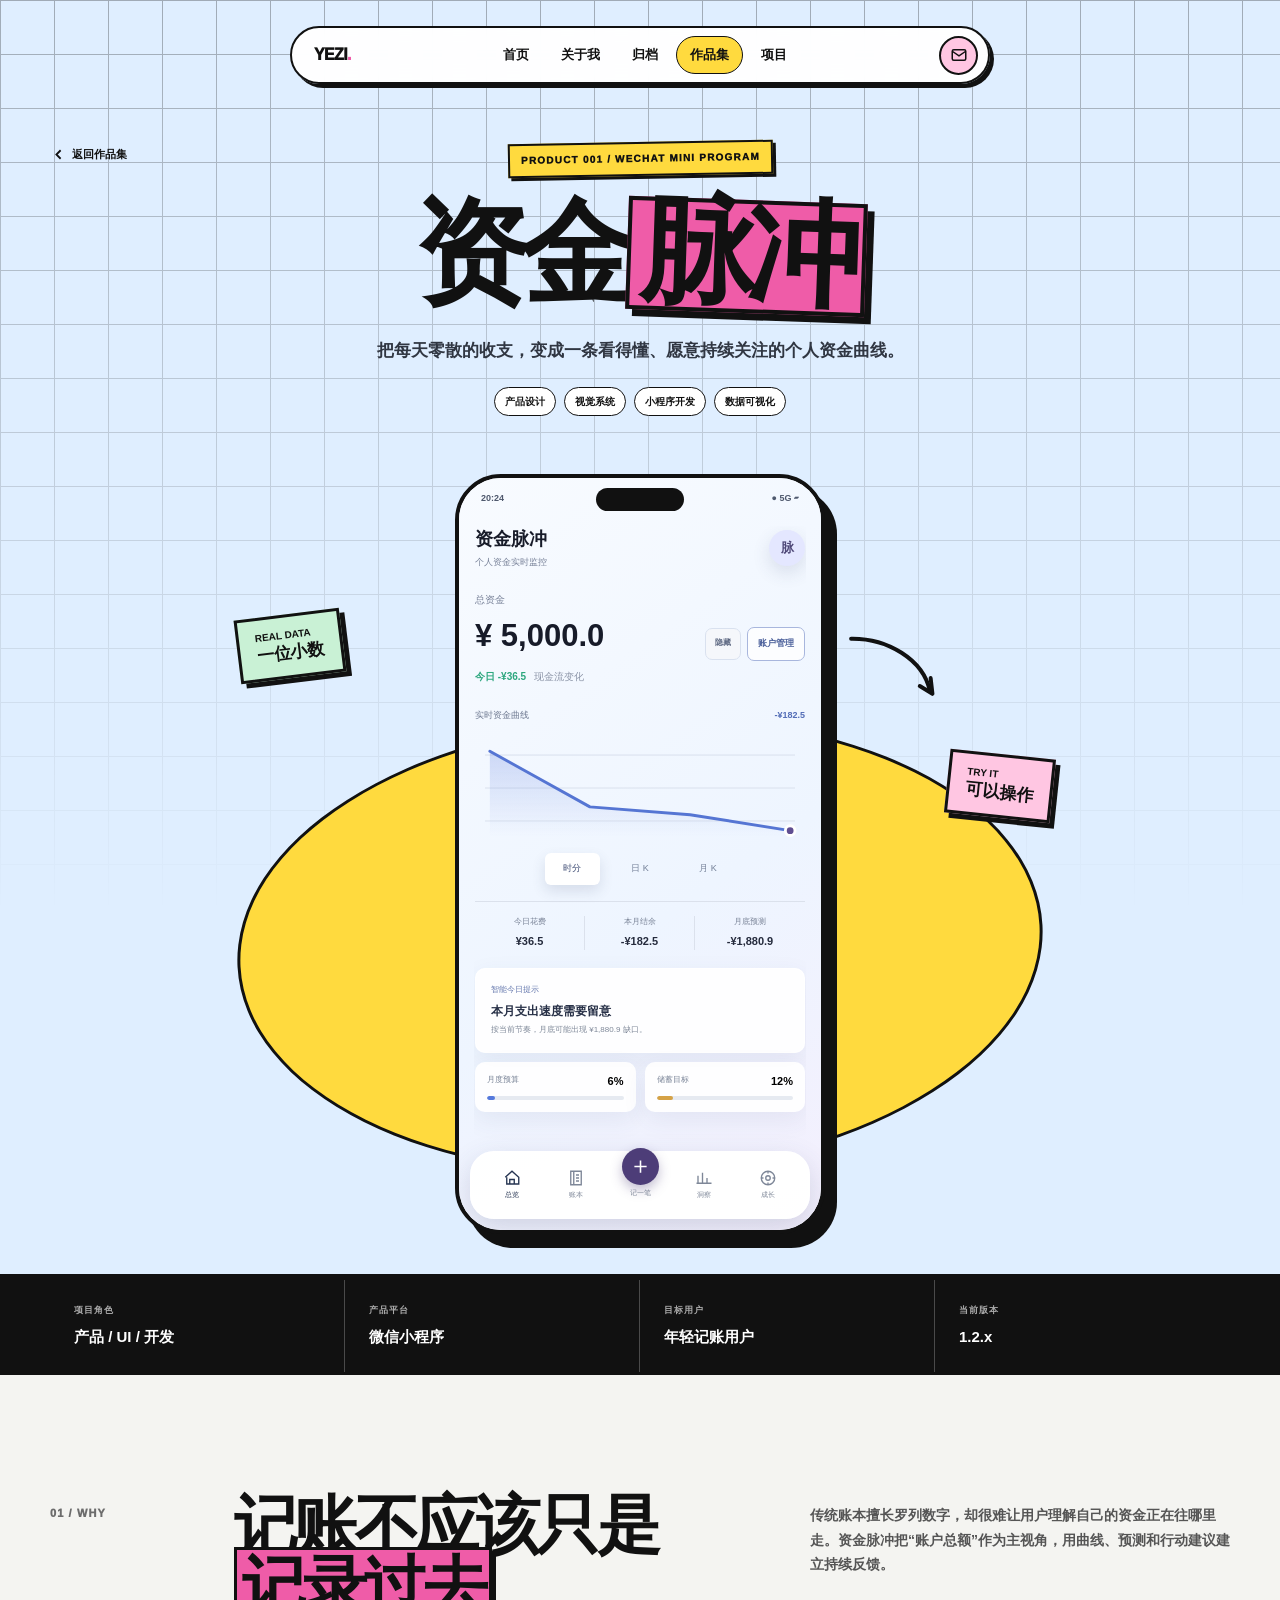
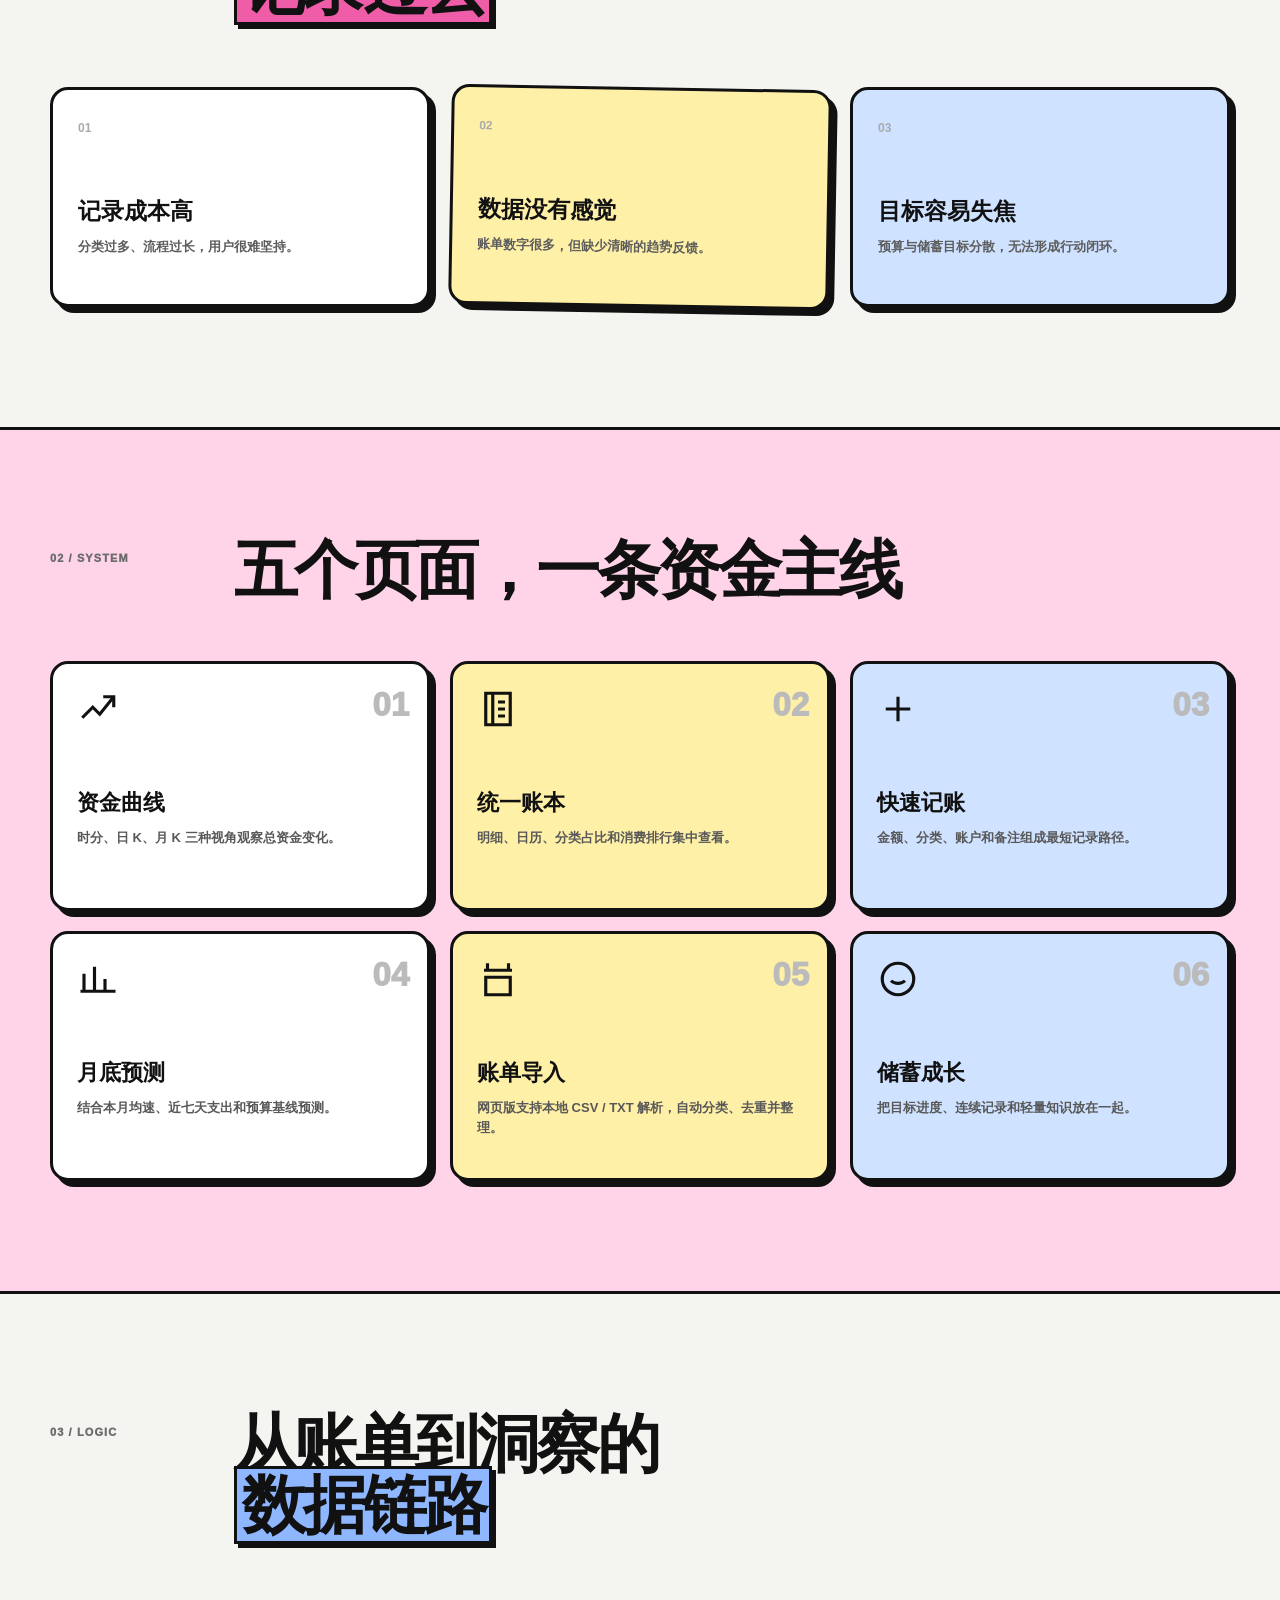
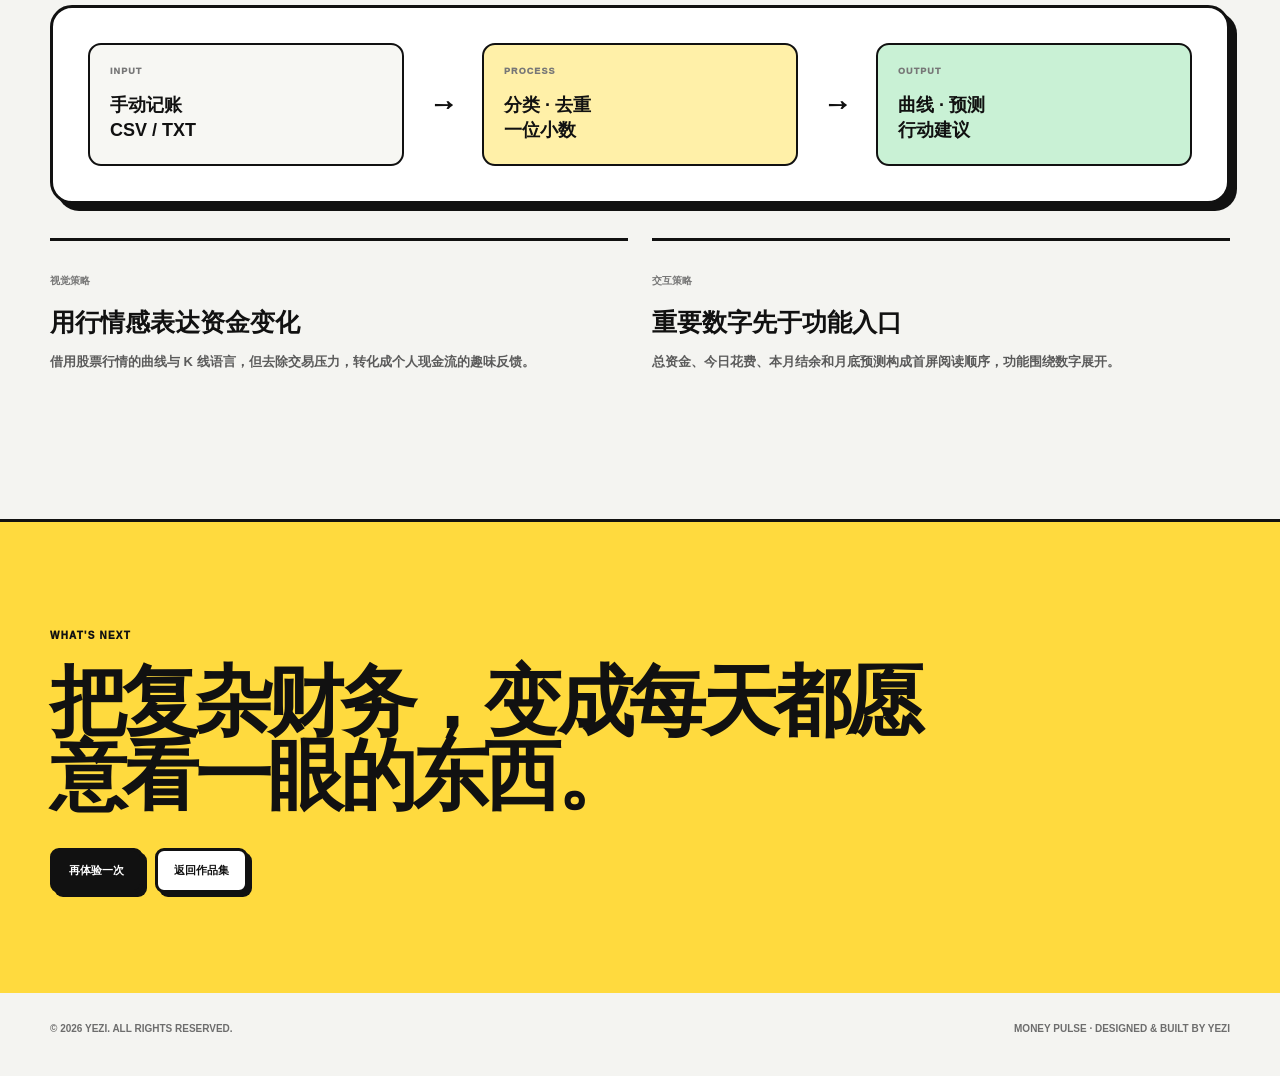
<file: money-pulse.html>
<!doctype html>
<link rel="stylesheet" href="original-sections.css?v=4">
<link rel="stylesheet" href="parity.css?v=4">
<html lang="zh-CN">
<head>
  <meta charset="UTF-8">
  <meta name="viewport" content="width=device-width,initial-scale=1">
  <meta name="description" content="资金脉冲微信小程序产品设计与交互案例">
  <title>资金脉冲 · YEZI 作品集</title>
  <link rel="stylesheet" href="subpages.css">
  <link rel="stylesheet" href="money-pulse.css">
</head>
<body class="money-case">
  <div class="nav-wrap">
    <nav class="nav" aria-label="主导航">
      <a class="brand" href="index.html#home">YEZI<i>.</i></a>
      <button class="menu" type="button" aria-label="展开导航">☰</button>
      <div class="nav-links">
        <a class="nav-link" href="index.html#home">首页</a>
        <a class="nav-link" href="index.html#about">关于我</a>
        <a class="nav-link" href="archive.html">归档</a>
        <a class="nav-link active" href="works.html">作品集</a>
        <a class="nav-link" href="projects.html">项目</a>
      </div>
      <a class="nav-mail" href="mailto:hello@example.com" aria-label="给我发邮件"><svg viewBox="0 0 24 24" fill="none" stroke="currentColor" stroke-width="2"><rect x="3" y="5" width="18" height="14" rx="2"/><path d="m3 7 9 6 9-6"/></svg></a>
    </nav>
  </div>

  <main>
    <header class="case-hero">
      <div class="case-shell hero-copy reveal">
        <a class="back-link" href="works.html"><svg viewBox="0 0 24 24" fill="none" stroke="currentColor" stroke-width="2.5"><path d="m15 18-6-6 6-6"/></svg>返回作品集</a>
        <div class="case-kicker">PRODUCT 001 / WECHAT MINI PROGRAM</div>
        <h1>资金<span>脉冲</span></h1>
        <p>把每天零散的收支，变成一条看得懂、愿意持续关注的个人资金曲线。</p>
        <div class="case-tags"><span>产品设计</span><span>视觉系统</span><span>小程序开发</span><span>数据可视化</span></div>
      </div>

      <div class="demo-stage reveal">
        <div class="stage-note note-a">REAL DATA<br><strong>一位小数</strong></div>
        <div class="stage-note note-b">TRY IT<br><strong>可以操作</strong></div>
        <div class="stage-arrow" aria-hidden="true"><svg viewBox="0 0 120 80" fill="none"><path d="M8 20c35-8 75 5 88 35" stroke="#111" stroke-width="4" stroke-linecap="round"/><path d="m85 52 14 5-5-15" stroke="#111" stroke-width="4" stroke-linecap="round" stroke-linejoin="round"/></svg></div>

        <div class="demo-phone" id="moneyPulseDemo">
          <div class="phone-speaker"></div>
          <div class="phone-status"><span id="demoTime">20:26</span><span>● 5G ▰</span></div>
          <div class="phone-screen">
            <section class="demo-view active" data-view="home">
              <div class="app-head"><div><strong>资金脉冲</strong><small>个人资金实时监控</small></div><button class="round-action" type="button" data-demo-action="profile" aria-label="账户">脉</button></div>
              <div class="capital-head"><div><small>总资金</small><div class="capital-value" id="totalFunds">¥ 5,000.0</div></div><div class="capital-actions"><button class="privacy-button" type="button" data-demo-action="privacy" aria-label="隐藏金额">隐藏</button><button class="import-button" type="button" data-demo-action="accounts">账户管理</button></div></div>
              <div class="today-line"><strong id="todayDelta">今日 -¥36.5</strong><span>现金流变化</span></div>
              <div class="chart-label"><span>实时资金曲线</span><strong id="chartDelta">-¥36.5</strong></div>
              <svg class="capital-chart" viewBox="0 0 320 128" role="img" aria-label="资金变化曲线"><defs><linearGradient id="chartFill" x1="0" y1="0" x2="0" y2="1"><stop offset="0" stop-color="#6886df" stop-opacity=".28"/><stop offset="1" stop-color="#6886df" stop-opacity="0"/></linearGradient></defs><path class="chart-grid" d="M0 30H320M0 64H320M0 98H320"/><path id="chartArea" fill="url(#chartFill)"/><path id="chartLine" fill="none" stroke="#5575d3" stroke-width="3" stroke-linecap="round" stroke-linejoin="round"/><circle id="chartDot" r="5" fill="#604e91" stroke="#fff" stroke-width="3"/></svg>
              <div class="chart-tabs"><button class="active" type="button" data-chart-range="time">时分</button><button type="button" data-chart-range="day">日 K</button><button type="button" data-chart-range="month">月 K</button></div>
              <div class="hero-numbers"><div><span>今日花费</span><strong id="todayExpense">¥36.5</strong></div><div><span>本月结余</span><strong id="monthBalance">¥823.5</strong></div><div><span>月底预测</span><strong id="monthForecast">¥536.2</strong></div></div>
              <button class="app-panel insight-panel" type="button" data-view-target="insights"><small>智能今日提示</small><strong id="insightTitle">当前现金流保持稳定</strong><span id="insightCopy">月底仍有结余空间，继续保持当前节奏。</span></button>
              <div class="mini-metrics"><button class="app-panel" type="button" data-demo-action="budget"><span>月度预算</span><strong id="budgetRate">18%</strong><i><b id="budgetBar"></b></i></button><button class="app-panel" type="button" data-demo-action="goals"><span>储蓄目标</span><strong id="goalRate">12%</strong><i><b class="goal-bar"></b></i></button></div>
            </section>

            <section class="demo-view" data-view="ledger">
              <div class="view-title"><div><strong>账本</strong><small>每一笔变化都有迹可循</small></div><div class="view-actions"><button type="button" data-demo-action="bill-import" aria-label="导入账单"><svg viewBox="0 0 24 24"><path d="M6 2h9l4 4v16H6zM14 2v5h5M9 12h7M9 16h7"/></svg></button><button type="button" data-demo-action="reset" aria-label="恢复演示数据"><svg viewBox="0 0 24 24"><path d="M4 12a8 8 0 1 0 2-5.3M4 4v6h6"/></svg></button></div></div>
              <div class="ledger-summary app-panel"><div class="month-switch"><button type="button" data-month-shift="-1" aria-label="查看上个月">‹</button><strong id="ledgerMonth">2026年7月</strong><button type="button" data-month-shift="1" aria-label="查看下个月">›</button></div><div class="summary-grid"><div><small>收入</small><strong id="ledgerIncome">¥860.0</strong></div><div><small>支出</small><strong id="ledgerExpense">¥36.5</strong></div><div><small>结余</small><strong id="ledgerBalance">¥823.5</strong></div></div></div>
              <div class="ledger-visual app-panel"><div class="ledger-visual-head"><div><strong id="ledgerChartTitle">收支趋势</strong><small id="ledgerChartSubtitle">按天观察资金流动</small></div><div class="ledger-chart-tabs"><button class="active" type="button" data-ledger-chart="trend">趋势</button><button type="button" data-ledger-chart="category">构成</button></div></div><div id="ledgerChart" class="ledger-chart" aria-live="polite"></div></div>
              <div class="ledger-ranking"><div class="section-row"><strong>消费排行</strong><span>按金额排序</span></div><div id="ledgerRanking"></div></div>
              <div class="ledger-tabs"><button class="active" type="button" data-ledger-view="detail">明细</button><button type="button" data-ledger-view="calendar">日历</button></div>
              <label class="ledger-search"><svg viewBox="0 0 24 24"><circle cx="11" cy="11" r="7"/><path d="m20 20-4-4"/></svg><input id="ledgerSearch" type="search" placeholder="搜索分类、备注或账户" aria-label="搜索流水"></label>
              <div class="filter-pills"><button class="active" type="button" data-ledger-filter="all">全部</button><button type="button" data-ledger-filter="expense">支出</button><button type="button" data-ledger-filter="income">收入</button><button type="button" data-ledger-filter="transfer">转账</button><button class="category-filter-chip" id="categoryFilterChip" type="button" hidden></button></div>
              <div class="transaction-list" id="transactionList"></div>
            </section>

            <section class="demo-view" data-view="add">
              <div class="view-title"><div><strong>记一笔</strong><small>三秒完成一条记录</small></div></div>
              <div class="type-switch"><button class="active" type="button" data-type="expense"><svg viewBox="0 0 24 24" aria-hidden="true"><path d="M7 7h10v10M7 17 17 7"/></svg>支出</button><button type="button" data-type="income"><svg viewBox="0 0 24 24" aria-hidden="true"><path d="M17 17H7V7m10 0L7 17"/></svg>收入</button><button type="button" data-type="transfer"><svg viewBox="0 0 24 24" aria-hidden="true"><path d="m7 7-3 3 3 3M4 10h13m0 1 3 3-3 3m3-3H7"/></svg>转账</button></div>
              <label class="amount-entry"><span>金额</span><div><b>¥</b><input id="amountInput" type="number" min="0" step="0.1" inputmode="decimal" value="36.5" aria-label="金额"></div></label>
              <div class="category-title">选择分类</div>
              <div class="category-grid" id="categoryGrid"></div>
              <div class="record-details"><label><span>日期</span><input id="recordDate" type="date"></label><label><span id="accountLabel">账户</span><select id="accountSelect"></select></label><label id="targetAccountRow" hidden><span>转入账户</span><select id="targetAccountSelect"></select></label></div>
              <label class="note-entry"><span>备注</span><input id="noteInput" type="text" maxlength="24" placeholder="写点什么，可选"></label>
              <label class="continue-row"><span>连续记账</span><input id="continueMode" type="checkbox"></label>
              <button class="demo-primary" type="button" id="saveTransaction">完成记账</button>
              <p class="demo-feedback" id="demoFeedback" role="status"></p>
            </section>

            <section class="demo-view" data-view="insights">
              <div class="view-title"><div><strong>财务洞察</strong><small>解释变化，也给出下一步</small></div><span class="score-badge">健康分 <b id="healthScore">78</b></span></div>
              <div class="forecast-panel app-panel"><small>预计月底结余</small><strong id="forecastLarge">¥536.2</strong><p>综合本月均速、近 7 天支出和预算基线计算。</p></div>
              <div class="insight-section"><div class="section-row"><strong>消费结构</strong><span>本月</span></div><div class="spend-bars" id="spendBars"></div></div>
              <div class="report-panel app-panel"><small>智能本月报告</small><strong id="reportTitle">支出节奏处于可控范围</strong><p id="reportCopy">当前记录较稳定，建议优先完成储蓄目标。</p></div>
            </section>

            <section class="demo-view" data-view="growth">
              <div class="view-title"><div><strong>成长</strong><small>让每一次储蓄都看得见</small></div><span class="level-badge">LV.3</span></div>
              <div class="goal-card app-panel"><small>我的目标</small><strong id="goalName">建立应急金</strong><div class="goal-amount"><b id="goalCurrent">¥1,200.0</b><span id="goalTarget">/ ¥10,000.0</span></div><i><b id="goalProgress"></b></i><div class="goal-buttons"><button type="button" id="depositGoal">存入一笔</button><button type="button" data-demo-action="goals">管理</button></div></div>
              <div class="growth-stats"><div class="app-panel"><span>连续记账</span><strong>7 天</strong></div><div class="app-panel"><span>本月储蓄率</span><strong id="savingRate">95%</strong></div></div>
              <div class="task-list"><div class="section-row"><strong>今日行动</strong><span id="taskProgress">0%</span></div><div id="taskList"></div></div>
              <div class="lesson-list"><strong>今天学一点</strong><button type="button" data-lesson="saving"><span>01</span><div><b>先储蓄还是先还债？</b><small>用利率和应急程度判断优先级</small></div></button><button type="button" data-lesson="budget"><span>02</span><div><b>预算为什么总坚持不下来？</b><small>给必要消费留出真实空间</small></div></button><p class="lesson-result" id="lessonResult">点开一课，会生成今日行动建议。</p></div>
              <div class="tool-section"><strong>实用工具</strong><div class="tool-grid" id="toolGrid"></div></div>
            </section>
          </div>

          <nav class="demo-nav" aria-label="小程序演示导航">
            <button class="active" type="button" data-view-target="home"><svg viewBox="0 0 24 24"><path d="m3 11 9-8 9 8v9H5v-9"/><path d="M9 20v-6h6v6"/></svg><span>总览</span></button>
            <button type="button" data-view-target="ledger"><svg viewBox="0 0 24 24"><path d="M5 3h14v18H5zM9 3v18M12 8h4M12 12h4M12 16h4"/></svg><span>账本</span></button>
            <button class="add-nav" type="button" data-view-target="add"><svg viewBox="0 0 24 24"><path d="M12 5v14M5 12h14"/></svg><span>记一笔</span></button>
            <button type="button" data-view-target="insights"><svg viewBox="0 0 24 24"><path d="M4 19V9M10 19V5M16 19v-7M22 19H2"/></svg><span>洞察</span></button>
            <button type="button" data-view-target="growth"><svg viewBox="0 0 24 24"><circle cx="12" cy="12" r="9"/><circle cx="12" cy="12" r="3"/><path d="M12 3v3M21 12h-3M12 21v-3M3 12h3"/></svg><span>成长</span></button>
          </nav>

          <div class="fund-modal" id="fundModal" hidden>
            <div class="modal-sheet" role="dialog" aria-modal="true" aria-labelledby="fundModalTitle">
              <button class="modal-close" type="button" data-demo-action="close-modal" aria-label="关闭">×</button>
              <small>IMPORT FUNDS</small><strong id="fundModalTitle">导入当前资金</strong><label>账户名称<input id="fundName" value="工资银行卡"></label><label>当前金额<input id="fundAmount" type="number" min="0" step="0.1" value="5000"></label><button class="demo-primary" type="button" id="confirmFunds">确认导入</button>
            </div>
          </div>
          <div class="fund-modal" id="appModal" hidden>
            <div class="modal-sheet app-modal-sheet" role="dialog" aria-modal="true" aria-labelledby="appModalTitle">
              <button class="modal-close" type="button" data-demo-action="close-app-modal" aria-label="关闭">×</button>
              <small id="appModalKicker">MONEY PULSE</small><strong id="appModalTitle">功能面板</strong><div class="app-modal-body" id="appModalBody"></div>
            </div>
          </div>
          <input id="billFileInput" type="file" accept=".csv,.txt,text/csv,text/plain" hidden>
          <div class="undo-toast" id="undoToast" hidden><span id="undoText">已删除记录</span><button type="button" id="undoDelete">撤销</button></div>
          <p class="demo-toast" id="demoToast" role="status" aria-live="polite"></p>
        </div>
      </div>
    </header>

    <section class="case-strip">
      <div class="case-shell fact-grid reveal"><div><span>项目角色</span><strong>产品 / UI / 开发</strong></div><div><span>产品平台</span><strong>微信小程序</strong></div><div><span>目标用户</span><strong>年轻记账用户</strong></div><div><span>当前版本</span><strong>1.2.x</strong></div></div>
    </section>

    <section class="case-section case-shell">
      <div class="section-heading reveal"><span>01 / WHY</span><h2>记账不应该只是<br><mark>记录过去</mark></h2><p>传统账本擅长罗列数字，却很难让用户理解自己的资金正在往哪里走。资金脉冲把“账户总额”作为主视角，用曲线、预测和行动建议建立持续反馈。</p></div>
      <div class="problem-grid reveal"><article><b>01</b><h3>记录成本高</h3><p>分类过多、流程过长，用户很难坚持。</p></article><article><b>02</b><h3>数据没有感觉</h3><p>账单数字很多，但缺少清晰的趋势反馈。</p></article><article><b>03</b><h3>目标容易失焦</h3><p>预算与储蓄目标分散，无法形成行动闭环。</p></article></div>
    </section>

    <section class="feature-band">
      <div class="case-shell">
        <div class="section-heading compact reveal"><span>02 / SYSTEM</span><h2>五个页面，一条资金主线</h2></div>
        <div class="feature-grid">
          <article class="feature-card reveal"><span>01</span><svg viewBox="0 0 24 24"><path d="M3 17 9 11l4 4 8-10"/><path d="M15 5h6v6"/></svg><h3>资金曲线</h3><p>时分、日 K、月 K 三种视角观察总资金变化。</p></article>
          <article class="feature-card reveal"><span>02</span><svg viewBox="0 0 24 24"><path d="M5 3h14v18H5zM9 3v18M12 8h4M12 12h4M12 16h4"/></svg><h3>统一账本</h3><p>明细、日历、分类占比和消费排行集中查看。</p></article>
          <article class="feature-card reveal"><span>03</span><svg viewBox="0 0 24 24"><path d="M12 5v14M5 12h14"/></svg><h3>快速记账</h3><p>金额、分类、账户和备注组成最短记录路径。</p></article>
          <article class="feature-card reveal"><span>04</span><svg viewBox="0 0 24 24"><path d="M4 19V9M10 19V5M16 19v-7M22 19H2"/></svg><h3>月底预测</h3><p>结合本月均速、近七天支出和预算基线预测。</p></article>
          <article class="feature-card reveal"><span>05</span><svg viewBox="0 0 24 24"><path d="M4 7h16M6 3v4M18 3v4M5 11h14v10H5z"/></svg><h3>账单导入</h3><p>网页版支持本地 CSV / TXT 解析，自动分类、去重并整理。</p></article>
          <article class="feature-card reveal"><span>06</span><svg viewBox="0 0 24 24"><circle cx="12" cy="12" r="9"/><path d="M8 13c2 2 6 2 8 0M9 9h.01M15 9h.01"/></svg><h3>储蓄成长</h3><p>把目标进度、连续记录和轻量知识放在一起。</p></article>
        </div>
      </div>
    </section>

    <section class="case-section case-shell architecture-section">
      <div class="section-heading reveal"><span>03 / LOGIC</span><h2>从账单到洞察的<br><mark class="blue-mark">数据链路</mark></h2></div>
      <div class="logic-flow reveal"><div><span>INPUT</span><strong>手动记账<br>CSV / TXT</strong></div><i>→</i><div><span>PROCESS</span><strong>分类 · 去重<br>一位小数</strong></div><i>→</i><div><span>OUTPUT</span><strong>曲线 · 预测<br>行动建议</strong></div></div>
      <div class="design-notes reveal"><article><span>视觉策略</span><h3>用行情感表达资金变化</h3><p>借用股票行情的曲线与 K 线语言，但去除交易压力，转化成个人现金流的趣味反馈。</p></article><article><span>交互策略</span><h3>重要数字先于功能入口</h3><p>总资金、今日花费、本月结余和月底预测构成首屏阅读顺序，功能围绕数字展开。</p></article></div>
    </section>

    <section class="case-ending">
      <div class="case-shell reveal"><span>WHAT'S NEXT</span><h2>把复杂财务，变成每天都愿意看一眼的东西。</h2><div><a class="case-button primary" href="#moneyPulseDemo">再体验一次</a><a class="case-button" href="works.html">返回作品集</a></div></div>
    </section>
  </main>

  <footer class="case-footer case-shell"><span>© 2026 YEZI. ALL RIGHTS RESERVED.</span><span>MONEY PULSE · DESIGNED & BUILT BY YEZI</span></footer>
  <script src="money-pulse-demo.js"></script>
</body>
</html>
</file>
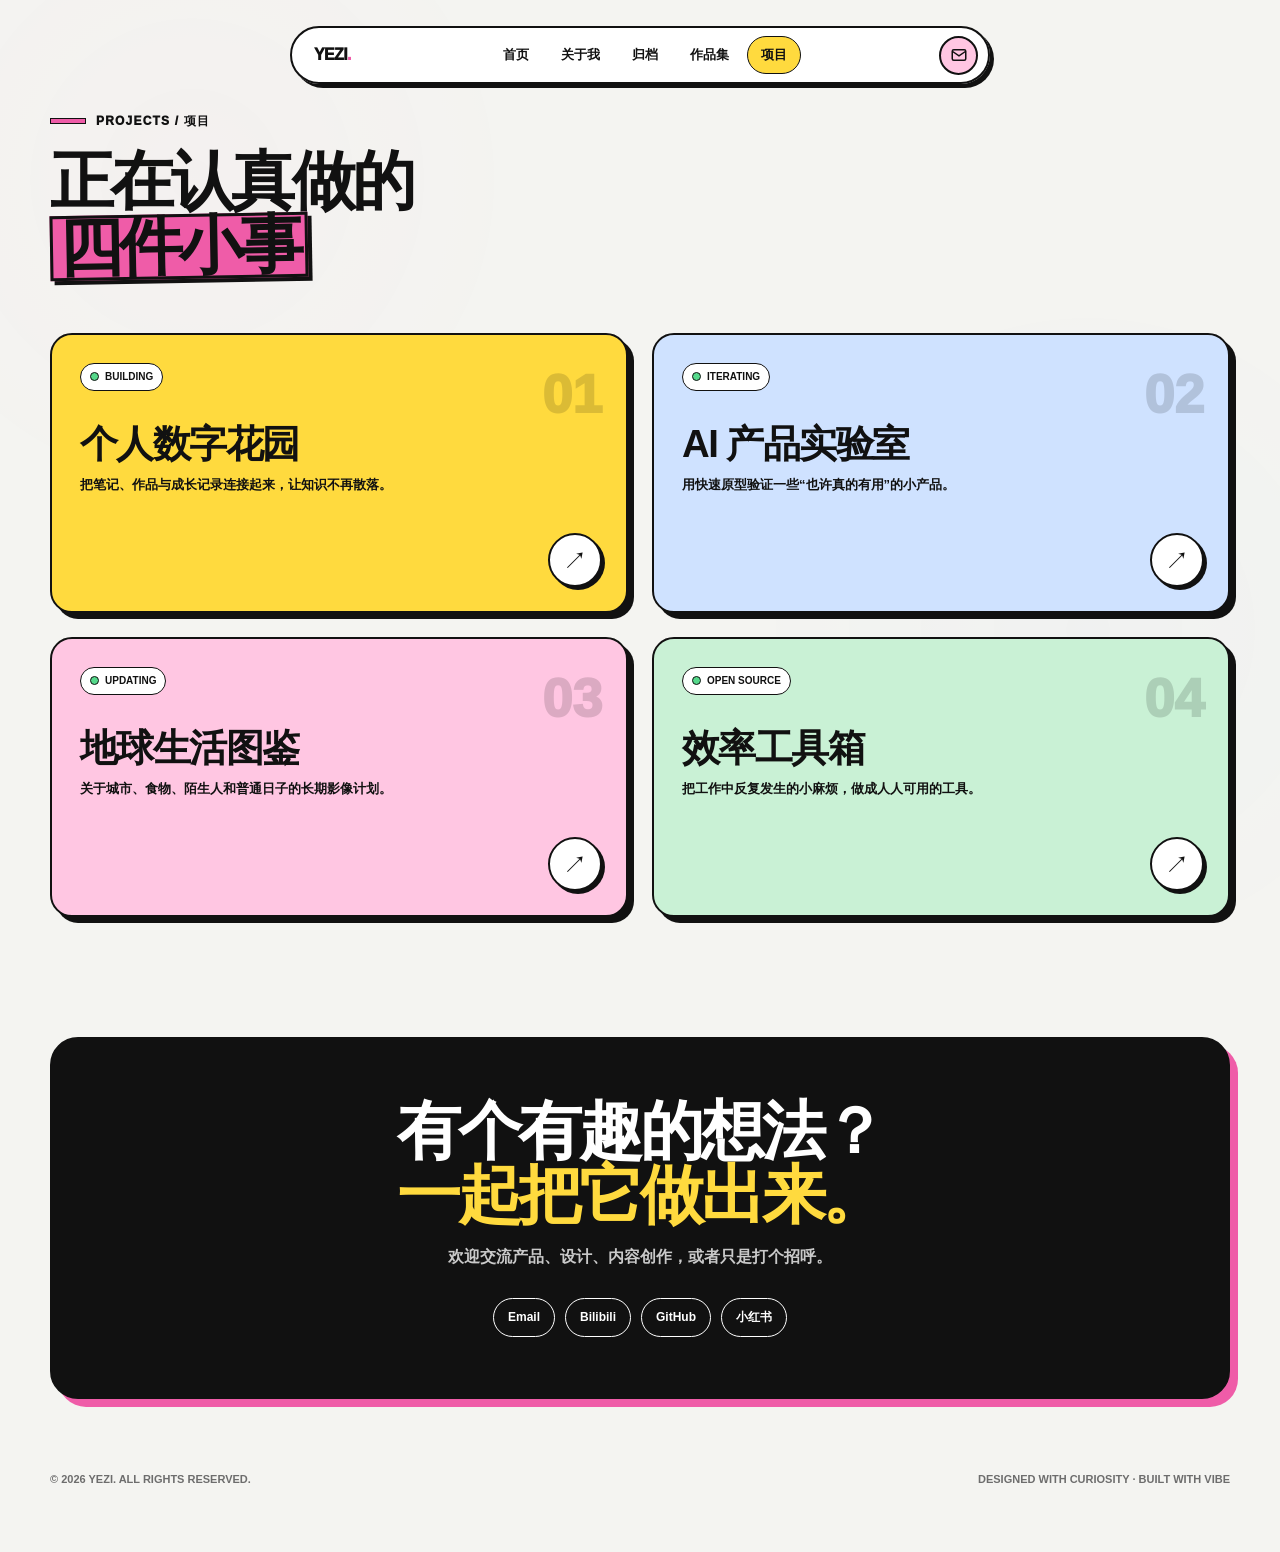
<file: projects.html>
<!doctype html><link rel="stylesheet" href="original-sections.css?v=4"><link rel="stylesheet" href="parity.css?v=4">
<html lang="zh-CN"><head><meta charset="UTF-8"><meta name="viewport" content="width=device-width,initial-scale=1"><title>项目 · YEZI</title><link rel="stylesheet" href="subpages.css"><style>.section-kicker{display:flex;align-items:center;gap:10px;margin-bottom:18px;font-size:12px;font-weight:950;letter-spacing:.1em}.section-kicker:before{content:"";width:34px;height:4px;border:1px solid var(--ink);background:var(--pink)}.project{border:var(--line);border-radius:22px;background:var(--white);box-shadow:6px 6px 0 var(--ink)}.project-status{display:inline-flex;align-items:center;gap:6px}.project-status:before{content:"";width:7px;height:7px;border-radius:50%;background:var(--green);border:1px solid var(--ink)}.project h2{max-width:80%;margin:34px 0 12px;font-size:clamp(26px,3vw,40px);line-height:1;letter-spacing:-.04em}.project p{max-width:72%}.project-arrow{width:54px;height:54px;font-size:24px;transition:.18s ease}.project:hover .project-arrow{transform:rotate(-35deg) scale(1.08)}.project-number{position:absolute;right:24px;top:18px;color:rgba(0,0,0,.14);font-size:54px;font-weight:950}.contact-box{margin:120px 0 42px;padding:60px 30px;border:var(--line);border-radius:28px;background:var(--ink);color:var(--white);box-shadow:8px 8px 0 var(--pink);text-align:center}.contact-box h2{max-width:780px;margin:0 auto 18px;font-size:clamp(35px,5vw,68px);line-height:1;letter-spacing:-.05em}.contact-highlight{color:var(--yellow)}.contact-box p{color:#c9c9c9;font-weight:650}.contact-links{display:flex;flex-wrap:wrap;justify-content:center;gap:10px;margin-top:28px}.contact-links a{padding:9px 14px;border:1.5px solid var(--white);border-radius:999px;font-size:12px;font-weight:850;transition:.18s ease}.contact-links a:hover{color:var(--ink);background:var(--yellow);border-color:var(--yellow)}.reveal{opacity:0;transform:translateY(22px);transition:opacity .55s ease,transform .55s ease}.reveal.visible{opacity:1;transform:translateY(0)}</style></head>
<body><div class="nav-wrap"><nav class="nav"><a class="brand" href="index.html#home">YEZI<i>.</i></a><button class="menu" type="button">☰</button><div class="nav-links"><a class="nav-link" href="index.html#home">首页</a><a class="nav-link" href="index.html#about">关于我</a><a class="nav-link" href="archive.html">归档</a><a class="nav-link" href="works.html">作品集</a><a class="nav-link active" href="projects.html">项目</a></div><a class="nav-mail" href="mailto:hello@example.com" aria-label="给我发邮件"><svg viewBox="0 0 24 24" fill="none" stroke="currentColor" stroke-width="2"><rect x="3" y="5" width="18" height="14" rx="2"/><path d="m3 7 9 6 9-6"/></svg></a></nav></div>
<main class="page-shell page"><div class="section-kicker reveal">PROJECTS / 项目</div><h1 class="page-title reveal">正在认真做的<br><span class="marker pink">四件小事</span></h1><div class="projects-grid"><a class="project reveal" href="#contact"><span class="project-status">BUILDING</span><span class="project-number">01</span><h2>个人数字花园</h2><p>把笔记、作品与成长记录连接起来，让知识不再散落。</p><span class="project-arrow">↗</span></a><a class="project reveal" href="#contact"><span class="project-status">ITERATING</span><span class="project-number">02</span><h2>AI 产品实验室</h2><p>用快速原型验证一些“也许真的有用”的小产品。</p><span class="project-arrow">↗</span></a><a class="project reveal" href="#contact"><span class="project-status">UPDATING</span><span class="project-number">03</span><h2>地球生活图鉴</h2><p>关于城市、食物、陌生人和普通日子的长期影像计划。</p><span class="project-arrow">↗</span></a><a class="project reveal" href="#contact"><span class="project-status">OPEN SOURCE</span><span class="project-number">04</span><h2>效率工具箱</h2><p>把工作中反复发生的小麻烦，做成人人可用的工具。</p><span class="project-arrow">↗</span></a></div><section class="contact-box reveal" id="contact"><h2>有个有趣的想法？<br><span class="contact-highlight">一起把它做出来。</span></h2><p>欢迎交流产品、设计、内容创作，或者只是打个招呼。</p><div class="contact-links"><a href="mailto:hello@example.com">Email</a><a href="#">Bilibili</a><a href="#">GitHub</a><a href="#">小红书</a></div></section><footer class="footer"><span>© 2026 YEZI. ALL RIGHTS RESERVED.</span><span>DESIGNED WITH CURIOSITY · BUILT WITH VIBE</span></footer></main>
<script>const menu=document.querySelector('.menu'),links=document.querySelector('.nav-links');menu.addEventListener('click',()=>{links.classList.toggle('open');menu.textContent=links.classList.contains('open')?'×':'☰';});const observer=new IntersectionObserver(entries=>entries.forEach(e=>{if(e.isIntersecting){e.target.classList.add('visible');observer.unobserve(e.target)}}),{threshold:.12});document.querySelectorAll('.reveal').forEach(el=>observer.observe(el));</script></body></html>
</file>
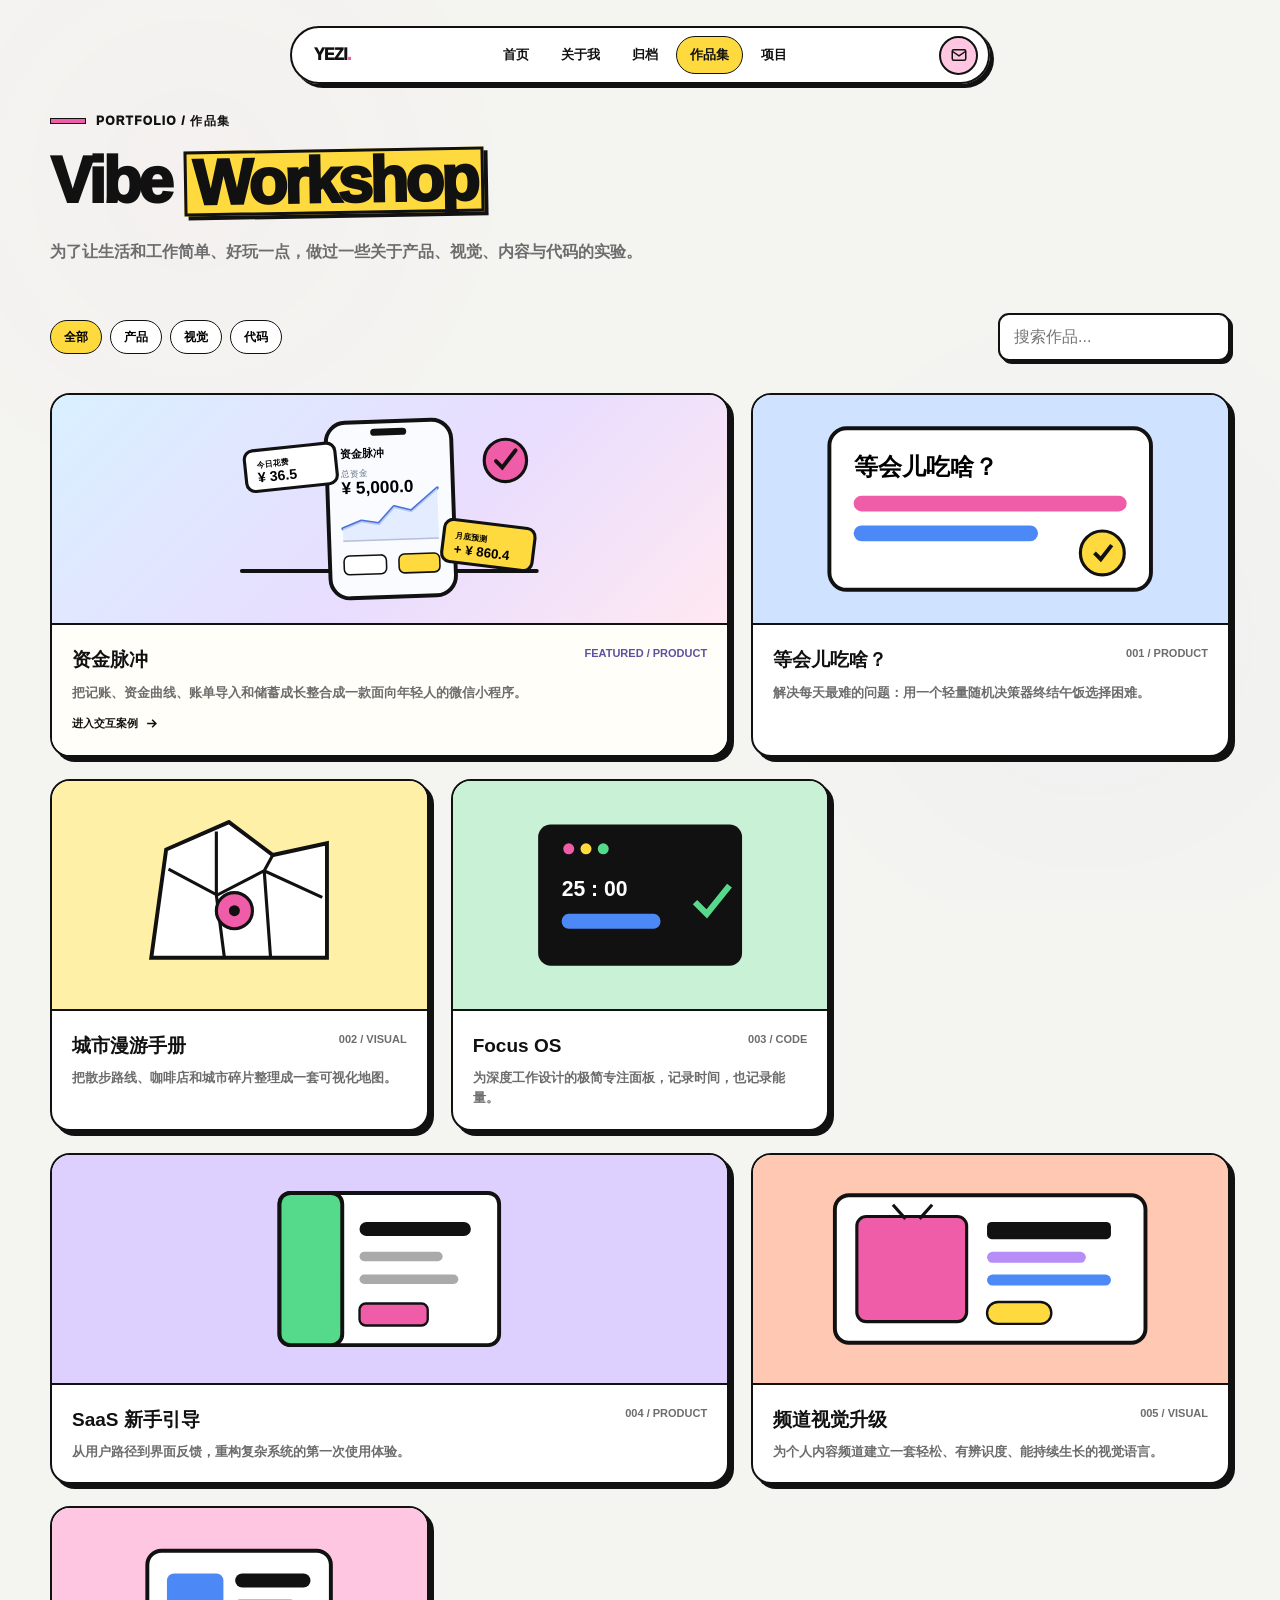
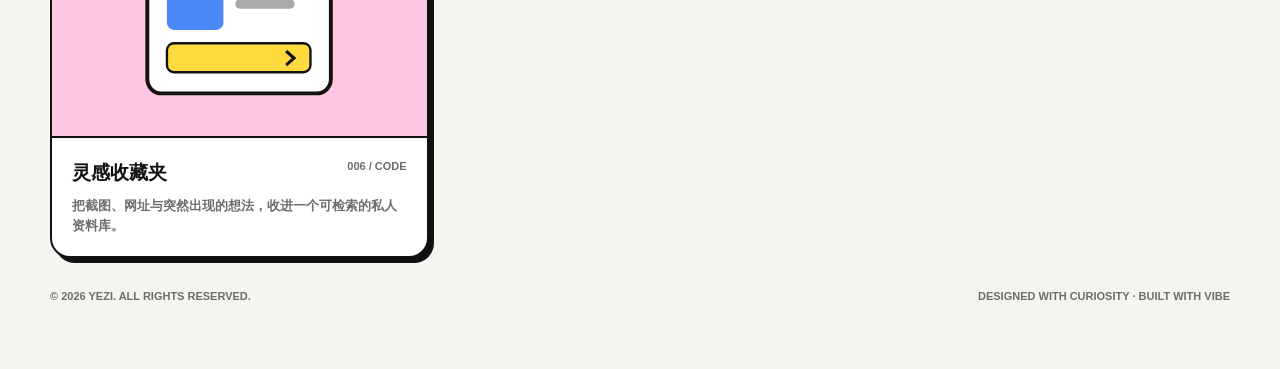
<file: works.html>
<!doctype html><link rel="stylesheet" href="original-sections.css?v=4"><link rel="stylesheet" href="parity.css?v=4">
<html lang="zh-CN"><head><meta charset="UTF-8"><meta name="viewport" content="width=device-width,initial-scale=1"><title>作品集 · YEZI</title><link rel="stylesheet" href="subpages.css"><style>.section-kicker{display:flex;align-items:center;gap:10px;margin-bottom:18px;font-size:12px;font-weight:950;letter-spacing:.1em}.section-kicker:before{content:"";width:34px;height:4px;border:1px solid var(--ink);background:var(--pink)}.work-toolbar{display:flex;align-items:center;justify-content:space-between;gap:20px;margin:32px 0}.filter-btn{padding:7px 13px;border:1.5px solid var(--ink);border-radius:999px;background:var(--white);font-size:12px;font-weight:850;cursor:pointer}.filter-btn.active,.filter-btn:hover{background:var(--yellow)}.search-box{min-width:230px;padding:10px 14px;border:var(--line);border-radius:11px;background:var(--white);box-shadow:3px 3px 0 var(--ink);outline:none}.work{border:var(--line);border-radius:20px;background:var(--white);box-shadow:5px 5px 0 var(--ink);transition:.2s ease}.work:hover{transform:translateY(-6px) rotate(-.4deg);box-shadow:8px 8px 0 var(--ink)}.work:focus-visible{outline:4px solid var(--blue);outline-offset:5px}.money-pulse-work .work-visual{position:relative;background:linear-gradient(135deg,#d9f0ff 0%,#e8ddff 55%,#ffe8f1 100%)}.money-pulse-work .work-body{background:#fffef8}.money-pulse-work .work-index{color:#5d51a0}.work-cta{display:inline-flex;align-items:center;gap:6px;margin-top:12px;font-size:11px;font-weight:950}.work-cta svg{width:15px;height:15px}.reveal{opacity:0;transform:translateY(22px);transition:opacity .55s ease,transform .55s ease}.reveal.visible{opacity:1;transform:translateY(0)}.work.is-hidden{display:none}</style></head>
<body><div class="nav-wrap"><nav class="nav"><a class="brand" href="index.html#home">YEZI<i>.</i></a><button class="menu" type="button">☰</button><div class="nav-links"><a class="nav-link" href="index.html#home">首页</a><a class="nav-link" href="index.html#about">关于我</a><a class="nav-link" href="archive.html">归档</a><a class="nav-link active" href="works.html">作品集</a><a class="nav-link" href="projects.html">项目</a></div><a class="nav-mail" href="mailto:hello@example.com" aria-label="给我发邮件"><svg viewBox="0 0 24 24" fill="none" stroke="currentColor" stroke-width="2"><rect x="3" y="5" width="18" height="14" rx="2"/><path d="m3 7 9 6 9-6"/></svg></a></nav></div>
<main class="page-shell page"><div class="section-kicker reveal">PORTFOLIO / 作品集</div><h1 class="page-title reveal">Vibe <span class="marker yellow">Workshop</span></h1><p class="lead reveal">为了让生活和工作简单、好玩一点，做过一些关于产品、视觉、内容与代码的实验。</p><div class="work-toolbar reveal"><div class="filters" aria-label="作品筛选"><button class="filter-btn active" type="button" data-filter="all">全部</button><button class="filter-btn" type="button" data-filter="product">产品</button><button class="filter-btn" type="button" data-filter="visual">视觉</button><button class="filter-btn" type="button" data-filter="code">代码</button></div><input class="search-box" type="search" placeholder="搜索作品..." aria-label="搜索作品"></div>
<div class="works-grid">
<a class="work money-pulse-work reveal" href="money-pulse.html" data-category="product" data-title="资金脉冲 年轻人个人账本 微信小程序" aria-label="查看资金脉冲小程序作品详情"><div class="work-visual"><svg viewBox="0 0 500 250" role="img" aria-label="资金脉冲手机界面插画"><path d="M62 204h376" stroke="#111" stroke-width="5" stroke-linecap="round"/><g transform="translate(172 13) rotate(-2 80 112)"><rect x="0" y="0" width="160" height="224" rx="25" fill="#f9fbff" stroke="#111" stroke-width="5"/><rect x="57" y="9" width="46" height="9" rx="5" fill="#111"/><text x="18" y="45" font-size="14" font-weight="900">资金脉冲</text><text x="18" y="69" font-size="11" fill="#667085">总资金</text><text x="18" y="91" font-size="22" font-weight="900">¥ 5,000.0</text><path d="M18 135 42 126 64 130 84 109 106 115 140 87" fill="none" stroke="#4c72d9" stroke-width="4" stroke-linecap="round" stroke-linejoin="round"/><path d="M18 135 42 126 64 130 84 109 106 115 140 87V151H18Z" fill="#dce8ff" opacity=".75"/><line x1="18" y1="151" x2="140" y2="151" stroke="#b5bfd7" stroke-width="2"/><rect x="18" y="170" width="54" height="24" rx="7" fill="#fff" stroke="#111" stroke-width="2"/><rect x="88" y="170" width="52" height="24" rx="7" fill="#ffda3e" stroke="#111" stroke-width="2"/></g><g transform="translate(64 52) rotate(-6)"><rect width="116" height="52" rx="11" fill="#fff" stroke="#111" stroke-width="4"/><text x="15" y="22" font-size="10" font-weight="900">今日花费</text><text x="15" y="41" font-size="18" font-weight="900">¥ 36.5</text></g><g transform="translate(322 137) rotate(7)"><rect width="116" height="54" rx="11" fill="#ffda3e" stroke="#111" stroke-width="4"/><text x="15" y="23" font-size="10" font-weight="900">月底预测</text><text x="15" y="43" font-size="17" font-weight="900">+ ¥ 860.4</text></g><circle cx="398" cy="63" r="27" fill="#ef5ca8" stroke="#111" stroke-width="4"/><path d="m386 64 8 8 17-22" fill="none" stroke="#111" stroke-width="5" stroke-linecap="round"/></svg></div><div class="work-body"><div class="work-top"><h3>资金脉冲</h3><span class="work-index">FEATURED / PRODUCT</span></div><p>把记账、资金曲线、账单导入和储蓄成长整合成一款面向年轻人的微信小程序。</p><span class="work-cta">进入交互案例 <svg viewBox="0 0 24 24" fill="none" stroke="currentColor" stroke-width="2.5" aria-hidden="true"><path d="M5 12h14M13 6l6 6-6 6"/></svg></span></div></a>
<article class="work reveal" data-category="product" data-title="等会儿吃啥 决策产品"><div class="work-visual"><svg viewBox="0 0 500 250" aria-hidden="true"><rect x="45" y="22" width="410" height="206" rx="22" fill="#fff" stroke="#111" stroke-width="5"/><text x="76" y="82" font-size="30" font-weight="900">等会儿吃啥？</text><rect x="76" y="108" width="348" height="20" rx="10" fill="#ef5ca8"/><rect x="76" y="146" width="235" height="20" rx="10" fill="#4c89f7"/><circle cx="393" cy="181" r="28" fill="#ffda3e" stroke="#111" stroke-width="4"/><path d="m383 181 8 8 14-18" fill="none" stroke="#111" stroke-width="5"/></svg></div><div class="work-body"><div class="work-top"><h3>等会儿吃啥？</h3><span class="work-index">001 / PRODUCT</span></div><p>解决每天最难的问题：用一个轻量随机决策器终结午饭选择困难。</p></div></article>
<article class="work reveal" data-category="visual" data-title="城市漫游视觉手册"><div class="work-visual"><svg viewBox="0 0 340 250" aria-hidden="true"><path d="M58 205 77 67l80-35 56 42 69-15v146Z" fill="#fff" stroke="#111" stroke-width="5"/><path d="m80 92 62 33 60-31 74 34M141 44v81l10 78M213 74l-11 20 8 109" fill="none" stroke="#111" stroke-width="4"/><circle cx="164" cy="145" r="23" fill="#ef5ca8" stroke="#111" stroke-width="4"/><circle cx="164" cy="145" r="7" fill="#111"/></svg></div><div class="work-body"><div class="work-top"><h3>城市漫游手册</h3><span class="work-index">002 / VISUAL</span></div><p>把散步路线、咖啡店和城市碎片整理成一套可视化地图。</p></div></article>
<article class="work reveal" data-category="code" data-title="Focus OS 专注面板"><div class="work-visual"><svg viewBox="0 0 340 250" aria-hidden="true"><rect x="40" y="35" width="260" height="180" rx="16" fill="#111"/><circle cx="79" cy="66" r="7" fill="#ef5ca8"/><circle cx="101" cy="66" r="7" fill="#ffda3e"/><circle cx="123" cy="66" r="7" fill="#55d98b"/><text x="70" y="126" fill="#fff" font-size="27" font-weight="900">25 : 00</text><rect x="70" y="149" width="126" height="19" rx="9" fill="#4c89f7"/><path d="m240 134 15 15 29-36" fill="none" stroke="#55d98b" stroke-width="8"/></svg></div><div class="work-body"><div class="work-top"><h3>Focus OS</h3><span class="work-index">003 / CODE</span></div><p>为深度工作设计的极简专注面板，记录时间，也记录能量。</p></div></article>
<article class="work reveal" data-category="product" data-title="SaaS 新手引导重构"><div class="work-visual"><svg viewBox="0 0 340 250" aria-hidden="true"><rect x="30" y="28" width="280" height="194" rx="14" fill="#fff" stroke="#111" stroke-width="5"/><rect x="30" y="28" width="80" height="194" rx="14" fill="#55d98b" stroke="#111" stroke-width="5"/><rect x="132" y="65" width="142" height="18" rx="9" fill="#111"/><rect x="132" y="103" width="106" height="12" rx="6" fill="#aaa"/><rect x="132" y="132" width="126" height="12" rx="6" fill="#aaa"/><rect x="132" y="169" width="87" height="28" rx="8" fill="#ef5ca8" stroke="#111" stroke-width="3"/></svg></div><div class="work-body"><div class="work-top"><h3>SaaS 新手引导</h3><span class="work-index">004 / PRODUCT</span></div><p>从用户路径到界面反馈，重构复杂系统的第一次使用体验。</p></div></article>
<article class="work reveal" data-category="visual" data-title="频道视觉升级 B站"><div class="work-visual"><svg viewBox="0 0 500 250" aria-hidden="true"><rect x="52" y="31" width="396" height="188" rx="18" fill="#fff" stroke="#111" stroke-width="5"/><rect x="80" y="58" width="140" height="134" rx="12" fill="#ef5ca8" stroke="#111" stroke-width="4"/><path d="m126 43 16 18M176 43l-16 18" stroke="#111" stroke-width="4"/><rect x="246" y="65" width="158" height="22" rx="6" fill="#111"/><rect x="246" y="103" width="126" height="14" rx="7" fill="#b78df7"/><rect x="246" y="132" width="158" height="14" rx="7" fill="#4c89f7"/><rect x="246" y="167" width="82" height="28" rx="14" fill="#ffda3e" stroke="#111" stroke-width="3"/></svg></div><div class="work-body"><div class="work-top"><h3>频道视觉升级</h3><span class="work-index">005 / VISUAL</span></div><p>为个人内容频道建立一套轻松、有辨识度、能持续生长的视觉语言。</p></div></article>
<article class="work reveal" data-category="code" data-title="灵感收藏夹 网页应用"><div class="work-visual"><svg viewBox="0 0 340 250" aria-hidden="true"><rect x="53" y="34" width="234" height="182" rx="18" fill="#fff" stroke="#111" stroke-width="5"/><rect x="78" y="63" width="72" height="72" rx="9" fill="#4c89f7"/><rect x="165" y="63" width="96" height="18" rx="9" fill="#111"/><rect x="165" y="96" width="76" height="12" rx="6" fill="#aaa"/><rect x="78" y="152" width="183" height="37" rx="9" fill="#ffda3e" stroke="#111" stroke-width="3"/><path d="m230 162 10 9-10 9" fill="none" stroke="#111" stroke-width="4"/></svg></div><div class="work-body"><div class="work-top"><h3>灵感收藏夹</h3><span class="work-index">006 / CODE</span></div><p>把截图、网址与突然出现的想法，收进一个可检索的私人资料库。</p></div></article>
</div><footer class="footer"><span>© 2026 YEZI. ALL RIGHTS RESERVED.</span><span>DESIGNED WITH CURIOSITY · BUILT WITH VIBE</span></footer></main>
<script>const menu=document.querySelector('.menu'),links=document.querySelector('.nav-links');menu.addEventListener('click',()=>{links.classList.toggle('open');menu.textContent=links.classList.contains('open')?'×':'☰';});const observer=new IntersectionObserver(entries=>entries.forEach(e=>{if(e.isIntersecting){e.target.classList.add('visible');observer.unobserve(e.target)}}),{threshold:.12});document.querySelectorAll('.reveal').forEach(el=>observer.observe(el));const filters=[...document.querySelectorAll('.filter-btn')],cards=[...document.querySelectorAll('.work')],search=document.querySelector('.search-box');function apply(){const q=search.value.trim().toLowerCase(),f=document.querySelector('.filter-btn.active').dataset.filter;cards.forEach(card=>card.classList.toggle('is-hidden',!(f==='all'||card.dataset.category===f)||!card.dataset.title.toLowerCase().includes(q)));}filters.forEach(btn=>btn.addEventListener('click',()=>{filters.forEach(b=>b.classList.remove('active'));btn.classList.add('active');apply();}));search.addEventListener('input',apply);</script></body></html>
</file>
<file: original-sections.css>
.page-shell{width:min(1180px,calc(100% - 40px));margin:0 auto}.page{padding:112px 0 24px}.page-title{max-width:790px;margin:0 0 54px;font-size:clamp(38px,5vw,68px);line-height:1.02;letter-spacing:-.055em;font-weight:950}.lead{max-width:720px;margin:-28px 0 48px;color:var(--muted);font-size:16px;font-weight:650}.work-toolbar{display:flex;align-items:center;justify-content:space-between;gap:20px;margin:0 0 32px}.filters{display:flex;flex-wrap:wrap;gap:8px}.search-box:focus{background:#fff8d5}.works-grid{display:grid;grid-template-columns:repeat(12,1fr);gap:22px}.work{grid-column:span 4;overflow:hidden;border:var(--line);border-radius:20px;background:var(--white);box-shadow:5px 5px 0 var(--ink);transition:.2s ease}.work:nth-child(1),.work:nth-child(5){grid-column:span 7}.work:nth-child(2),.work:nth-child(6){grid-column:span 5}.work:hover{transform:translateY(-6px) rotate(-.4deg);box-shadow:8px 8px 0 var(--ink)}.work-visual{height:230px;display:grid;place-items:center;overflow:hidden;border-bottom:var(--line);background:#f5d0e3}.work:nth-child(2) .work-visual{background:#cfe2ff}.work:nth-child(3) .work-visual{background:#fff0a8}.work:nth-child(4) .work-visual{background:#caf0d7}.work:nth-child(5) .work-visual{background:#ddd0ff}.work:nth-child(6) .work-visual{background:#ffc8b2}.work-visual svg{width:86%;height:86%}.work-body{padding:20px}.work-top{display:flex;justify-content:space-between;gap:16px;margin-bottom:8px}.work-top h3{font-size:19px}.work-index{color:var(--muted);font-size:11px;font-weight:900}.work-body p{margin:0;color:var(--muted);font-size:13px;font-weight:650}.work.is-hidden{display:none}.projects-grid{display:grid;grid-template-columns:repeat(2,1fr);gap:24px;margin-top:0}.project{position:relative;min-height:280px;padding:28px;overflow:hidden;border:var(--line);border-radius:22px;background:var(--white);box-shadow:6px 6px 0 var(--ink)}.project:nth-child(1){background:var(--yellow)}.project:nth-child(2){background:var(--blue-soft)}.project:nth-child(3){background:var(--pink-soft)}.project:nth-child(4){background:#c9f1d5}.project-status{display:inline-flex;align-items:center;gap:6px;padding:5px 9px;border:1.5px solid var(--ink);border-radius:999px;background:var(--white);font-size:10px;font-weight:900}.project-status:before{content:"";width:7px;height:7px;border-radius:50%;background:var(--green);border:1px solid var(--ink)}.project h2{max-width:80%;margin:34px 0 12px;font-size:clamp(26px,3vw,40px);line-height:1;letter-spacing:-.04em}.project p{max-width:72%;font-size:13px;font-weight:700}.project-arrow{position:absolute;right:24px;bottom:24px;width:54px;height:54px;display:grid;place-items:center;border:var(--line);border-radius:50%;background:var(--white);box-shadow:3px 3px 0 var(--ink);font-size:24px;transition:.18s ease}.project:hover .project-arrow{transform:rotate(-35deg) scale(1.08)}.project-number{position:absolute;right:24px;top:18px;color:rgba(0,0,0,.14);font-size:54px;font-weight:950}.contact-box{margin:120px 0 42px;padding:60px 30px;border:var(--line);border-radius:28px;background:var(--ink);color:var(--white);box-shadow:8px 8px 0 var(--pink);text-align:center}.contact-box h2{max-width:780px;margin:0 auto 18px;font-size:clamp(35px,5vw,68px);line-height:1;letter-spacing:-.05em}.contact-highlight{color:var(--yellow)}.contact-box p{color:#c9c9c9;font-weight:650}.contact-links{display:flex;flex-wrap:wrap;justify-content:center;gap:10px;margin-top:28px}.contact-links a{padding:9px 14px;border:1.5px solid var(--white);border-radius:999px;font-size:12px;font-weight:850;transition:.18s ease}.contact-links a:hover{color:var(--ink);background:var(--yellow);border-color:var(--yellow)}@media(max-width:900px){.work,.work:nth-child(1),.work:nth-child(2),.work:nth-child(5),.work:nth-child(6){grid-column:span 6}.projects-grid{grid-template-columns:1fr}}@media(max-width:700px){.page-shell{width:min(100% - 28px,1180px)}.page{padding-top:112px}.work-toolbar{align-items:flex-start;flex-direction:column}.search-box{width:100%;min-width:0}.work,.work:nth-child(1),.work:nth-child(2),.work:nth-child(5),.work:nth-child(6){grid-column:span 12}.project p{max-width:88%}}
</file>
<file: parity.css>
/* Loaded before the standalone base stylesheet; important values preserve exact source-section sizing. */
body{line-height:1.55!important}
body .page{padding:112px 0 24px!important}body .page-title{max-width:790px!important;margin:0 0 54px!important;font-size:clamp(38px,5vw,68px)!important;line-height:1.02!important;letter-spacing:-.055em!important}body .lead{max-width:720px!important;margin:-28px 0 48px!important;color:var(--muted)!important;font-size:16px!important;font-weight:650!important}body .work-toolbar{margin:0 0 32px!important}body .work-body{padding:20px!important}body .work-top{display:flex!important;justify-content:space-between!important;gap:16px!important;margin-bottom:8px!important}body .work-top h3{font-size:19px!important}body .work-index{font-size:11px!important}body .work-body p{margin:0!important;font-size:13px!important;font-weight:650!important}body .projects-grid{margin-top:0!important}body .project h2{max-width:80%!important;margin:34px 0 12px!important;font-size:clamp(26px,3vw,40px)!important;line-height:1!important;letter-spacing:-.04em!important}body .project p{max-width:72%!important;font-size:13px!important;font-weight:700!important}@media(max-width:700px){body .page{padding-top:112px!important}body .project p{max-width:88%!important}}
</file>
<file: subpages.css>
:root{--ink:#111;--paper:#f4f4f1;--white:#fff;--pink:#ef5ca8;--pink-soft:#ffc6e2;--blue:#4c89f7;--blue-soft:#cfe2ff;--yellow:#ffda3e;--green:#55d98b;--muted:#6d6d6d;--line:2px solid var(--ink);--shadow:6px 6px 0 var(--ink)}
*{box-sizing:border-box;margin:0;padding:0}html{scroll-behavior:smooth;overflow-x:hidden}body{color:var(--ink);background:var(--paper);font-family:Inter,"Arial Black","PingFang SC","Microsoft YaHei",sans-serif;line-height:1.5}body:before{content:"";position:fixed;inset:0;pointer-events:none;opacity:.2;background-image:radial-gradient(circle at 15% 20%,#ef5ca81a,transparent 28%),radial-gradient(circle at 85% 70%,#4c89f71a,transparent 30%);z-index:-1}a{color:inherit;text-decoration:none}button,input,textarea{font:inherit}.shell{width:min(1240px,calc(100% - 40px));margin:0 auto}.nav-wrap{position:fixed;top:26px;left:50%;transform:translateX(-50%);width:min(700px,calc(100% - 32px));z-index:100}.nav{min-height:58px;padding:7px 10px 7px 22px;display:flex;align-items:center;gap:17px;border:var(--line);border-radius:999px;background:#fffffff2;box-shadow:4px 4px 0 var(--ink);backdrop-filter:blur(12px)}.brand{font-weight:950;letter-spacing:-.04em}.brand i{color:var(--pink);font-style:normal}.nav-links{display:flex;justify-content:center;gap:4px;flex:1}.nav-link{padding:8px 13px;border:1.5px solid transparent;border-radius:999px;font-size:13px;font-weight:900}.nav-link:hover,.nav-link.active{border-color:var(--ink);background:var(--yellow)}.nav-mail{width:39px;height:39px;display:grid;place-items:center;border:var(--line);border-radius:50%;background:var(--pink-soft)}.nav-mail svg{width:18px}.menu{display:none;border:0;background:none;font-size:22px}.page{padding:142px 0 80px}.eyebrow{display:inline-block;padding:5px 10px;border:1.5px solid var(--ink);background:var(--ink);color:#fff;font-size:11px;font-weight:950;transform:rotate(-2deg)}.page-title{max-width:820px;margin:22px 0 18px;font-size:clamp(48px,7vw,94px);line-height:.95;letter-spacing:-.06em;font-weight:950}.marker{display:inline-block;padding:0 .08em;border:3px solid var(--ink);line-height:.92;box-shadow:4px 4px 0 var(--ink);transform:rotate(-1deg)}.marker.pink{background:var(--pink)}.marker.blue{color:#fff;background:var(--blue)}.marker.yellow{background:var(--yellow)}.lead{max-width:720px;color:#444;font-size:16px;font-weight:700}.card{border:var(--line);border-radius:20px;background:var(--white);box-shadow:var(--shadow)}.button{display:inline-flex;align-items:center;gap:8px;padding:10px 14px;border:var(--line);border-radius:9px;background:var(--white);box-shadow:3px 3px 0 var(--ink);font-size:12px;font-weight:950;cursor:pointer}.button.primary{color:#fff;background:var(--ink)}.button:hover{transform:translate(2px,2px);box-shadow:1px 1px 0 var(--ink)}.section-label{display:flex;align-items:center;gap:10px;margin-bottom:18px;font-size:12px;font-weight:950;letter-spacing:.1em}.section-label:before{content:"";width:34px;height:4px;border:1px solid var(--ink);background:var(--pink)}.footer{padding:30px 0 40px;display:flex;justify-content:space-between;color:var(--muted);font-size:11px;font-weight:800}

/* Archive */
.archive-layout{display:grid;grid-template-columns:240px minmax(0,1fr) 220px;gap:24px;align-items:start;margin-top:48px}.profile-side{padding:16px;text-align:center}.profile-side img{width:100%;aspect-ratio:1;object-fit:cover;border:var(--line);border-radius:13px}.profile-side h2{margin:12px 0 2px;font-size:22px}.profile-side p{color:var(--muted);font-size:12px;font-weight:750}.profile-side .social{display:flex;gap:7px;justify-content:center;margin-top:14px}.social span{padding:5px 8px;border:1px solid var(--ink);border-radius:7px;background:var(--pink-soft);font-size:10px;font-weight:900}.archive-main{min-width:0}.archive-tabs{display:flex;gap:7px;flex-wrap:wrap;margin-bottom:16px}.archive-tab{padding:8px 11px;border:1.5px solid var(--ink);border-radius:999px;background:var(--white);font-size:11px;font-weight:900;cursor:pointer}.archive-tab.active{background:var(--pink)}.timeline{padding:24px 28px;background:#ffffffe6}.year-block{display:grid;grid-template-columns:72px 24px 1fr;gap:10px;padding-bottom:26px}.year{font-size:27px;font-weight:950}.year-line{position:relative;border-left:2px dotted var(--ink)}.year-line:before{content:"";position:absolute;top:7px;left:-7px;width:10px;height:10px;border:2px solid var(--ink);border-radius:50%;background:var(--pink)}.entries{display:grid;gap:15px}.entry{display:grid;grid-template-columns:58px 1fr auto;gap:10px;align-items:start;padding-bottom:11px;border-bottom:1px dashed #bbb}.entry time{color:var(--muted);font-size:11px;font-weight:900}.entry h3{font-size:15px}.entry p{margin-top:3px;color:var(--muted);font-size:11px;font-weight:650}.entry small{color:var(--muted);font-size:10px}.archive-empty{color:var(--muted);font-size:13px;font-weight:800;text-align:center}.stats{padding:20px}.stats h3{font-size:17px;margin-bottom:15px}.stat{display:flex;justify-content:space-between;padding:10px 0;border-bottom:1px dashed #bbb;font-size:12px;font-weight:850}.stat b{font-size:18px}.announce{margin-top:20px;padding:16px;background:var(--yellow)}.announce h3{font-size:14px;margin-bottom:7px}.announce p{font-size:11px;font-weight:700}.admin-access{display:flex;justify-content:flex-end;gap:7px;margin-bottom:12px}.admin-access input{width:150px;padding:7px 9px;border:1.5px solid var(--ink);border-radius:8px;background:#fff;font-size:11px}.admin-access button{padding:7px 10px;border:1.5px solid var(--ink);border-radius:8px;background:var(--yellow);font-size:11px;font-weight:900;cursor:pointer}.compose{margin-bottom:16px;padding:16px;background:var(--blue-soft)}.compose h3{font-size:16px;margin-bottom:9px}.compose-grid{display:grid;grid-template-columns:120px 1fr 110px 120px auto;gap:8px}.compose input,.compose textarea,.compose select{min-width:0;padding:9px;border:1.5px solid var(--ink);border-radius:8px;background:#fff;font-size:12px;outline:0}.compose textarea{grid-column:1/4;resize:vertical;min-height:38px}.compose button{padding:8px 12px;border:1.5px solid var(--ink);border-radius:8px;background:var(--green);font-size:11px;font-weight:950;cursor:pointer}.compose-status{grid-column:1/-1;color:var(--muted);font-size:11px}

/* Works / Projects */
.toolbar{display:flex;justify-content:space-between;gap:16px;align-items:center;margin:32px 0}.filters{display:flex;gap:8px;flex-wrap:wrap}.filter{padding:8px 13px;border:1.5px solid var(--ink);border-radius:999px;background:#fff;font-size:11px;font-weight:900;cursor:pointer}.filter.active,.filter:hover{background:var(--yellow)}.search{min-width:240px;padding:10px 13px;border:var(--line);border-radius:9px;box-shadow:3px 3px 0 var(--ink);outline:0}.works-grid{display:grid;grid-template-columns:repeat(12,1fr);gap:22px}.work{grid-column:span 4;overflow:hidden}.work:nth-child(1),.work:nth-child(5){grid-column:span 7}.work:nth-child(2),.work:nth-child(6){grid-column:span 5}.work-visual{height:230px;display:grid;place-items:center;border-bottom:var(--line);background:var(--pink-soft)}.work:nth-child(2) .work-visual{background:var(--blue-soft)}.work:nth-child(3) .work-visual{background:#fff0a8}.work:nth-child(4) .work-visual{background:#c9f1d5}.work:nth-child(5) .work-visual{background:#ddd0ff}.work:nth-child(6) .work-visual{background:#ffc8b2}.work-visual svg{width:86%;height:86%}.work-body{padding:18px}.work-body header{display:flex;justify-content:space-between}.work-body h3{font-size:18px}.work-index{color:var(--muted);font-size:10px;font-weight:900}.work-body p{margin-top:7px;color:var(--muted);font-size:12px;font-weight:700}.work.hide{display:none}.projects-grid{display:grid;grid-template-columns:repeat(2,1fr);gap:24px;margin-top:45px}.project{position:relative;min-height:280px;padding:28px;overflow:hidden}.project:nth-child(1){background:var(--yellow)}.project:nth-child(2){background:var(--blue-soft)}.project:nth-child(3){background:var(--pink-soft)}.project:nth-child(4){background:#c9f1d5}.project-status{display:inline-block;padding:5px 9px;border:1.5px solid var(--ink);border-radius:999px;background:#fff;font-size:10px;font-weight:900}.project h2{max-width:75%;margin:38px 0 12px;font-size:clamp(28px,4vw,48px);line-height:1;letter-spacing:-.05em}.project p{max-width:75%;font-size:13px;font-weight:700}.project-arrow{position:absolute;right:24px;bottom:24px;width:52px;height:52px;display:grid;place-items:center;border:var(--line);border-radius:50%;background:#fff;box-shadow:3px 3px 0 var(--ink);font-size:22px}
@media(max-width:920px){.archive-layout{grid-template-columns:190px minmax(0,1fr)}.stats{grid-column:1/-1}.work,.work:nth-child(1),.work:nth-child(2),.work:nth-child(5),.work:nth-child(6){grid-column:span 6}}
@media(max-width:680px){.nav{padding-left:16px}.menu{display:block;margin-left:auto}.nav-mail{display:none}.nav-links{position:absolute;top:66px;left:0;right:0;display:none;flex-direction:column;padding:10px;border:var(--line);border-radius:18px;background:#fff;box-shadow:4px 4px 0 var(--ink)}.nav-links.open{display:flex}.nav-link{text-align:center;width:100%}.shell{width:calc(100% - 28px)}.page{padding-top:128px}.archive-layout{grid-template-columns:1fr}.profile-side{max-width:250px;margin:auto}.timeline{padding:18px 13px}.year-block{grid-template-columns:52px 18px 1fr}.year{font-size:22px}.entry{grid-template-columns:48px 1fr}.entry small{display:none}.admin-access{justify-content:stretch}.admin-access input{min-width:0;flex:1}.compose-grid{grid-template-columns:1fr}.compose textarea{grid-column:1}.projects-grid{grid-template-columns:1fr}.work,.work:nth-child(1),.work:nth-child(2),.work:nth-child(5),.work:nth-child(6){grid-column:span 12}.toolbar{align-items:stretch;flex-direction:column}.search{width:100%}.footer{flex-direction:column;gap:8px;text-align:center}}

/* Keep standalone pages visually aligned with the original sections. */
.work{border:var(--line);border-radius:20px;background:var(--white);box-shadow:5px 5px 0 var(--ink);transition:.2s ease}.work:hover{transform:translateY(-6px) rotate(-.4deg);box-shadow:8px 8px 0 var(--ink)}.work-visual{overflow:hidden}.project{border:var(--line);border-radius:22px;background:var(--white);box-shadow:6px 6px 0 var(--ink)}.project-status{display:inline-flex;align-items:center;gap:6px}.project-status:before{content:"";width:7px;height:7px;border-radius:50%;background:var(--green);border:1px solid var(--ink)}.project h2{max-width:80%;margin:34px 0 12px;font-size:clamp(26px,3vw,40px);line-height:1;letter-spacing:-.04em}.project p{max-width:72%}.project-arrow{width:54px;height:54px;font-size:24px;transition:.18s ease}.project:hover .project-arrow{transform:rotate(-35deg) scale(1.08)}.reveal{opacity:0;transform:translateY(22px);transition:opacity .55s ease,transform .55s ease}.reveal.visible{opacity:1;transform:translateY(0)}

/* Exact standalone parity with the original portfolio and project sections. */
body .page{padding:112px 0 24px}body .page-title{max-width:790px;margin:0 0 54px;font-size:clamp(38px,5vw,68px);line-height:1.02;letter-spacing:-.055em}body .lead{max-width:720px;margin:-28px 0 48px;color:var(--muted);font-size:16px;font-weight:650}body .work-toolbar{margin:0 0 32px}body .work-body{padding:20px}body .work-top{display:flex;justify-content:space-between;gap:16px;margin-bottom:8px}body .work-top h3{font-size:19px}body .work-index{font-size:11px}body .work-body p{margin:0;font-size:13px;font-weight:650}body .projects-grid{margin-top:0}body .project h2{max-width:80%;margin:34px 0 12px;font-size:clamp(26px,3vw,40px);line-height:1;letter-spacing:-.04em}body .project p{max-width:72%;font-size:13px;font-weight:700}@media(max-width:700px){body .page{padding-top:112px}body .project p{max-width:88%}}

/* Archive notebook controls. */
body .archive-lightbox{position:fixed;inset:0;z-index:300;width:auto;height:auto;padding:52px 18px 18px;display:grid;place-items:center;background:rgba(10,10,10,.84);backdrop-filter:blur(5px);overflow:hidden}body .archive-lightbox[hidden]{display:none}body .archive-lightbox img{width:auto;height:auto;max-width:100%;max-height:calc(100vh - 70px);display:block;object-fit:contain}body .archive-lightbox button{position:absolute;top:14px;right:18px;width:36px;height:36px;border:2px solid #fff;border-radius:50%;background:var(--ink);color:#fff;font-size:22px;line-height:1;cursor:pointer}
.compose .compose-image-preview button{position:absolute;top:4px;right:4px;width:24px;height:24px;padding:0;border-radius:50%;background:var(--pink-soft);line-height:1}
.compose-grid .compose-image-field input{padding:8px;background:rgba(255,255,255,.82);cursor:pointer}.compose-image-preview{grid-column:1/-1;display:grid;grid-template-columns:repeat(6,minmax(0,1fr));gap:8px}.compose-image-preview figure{position:relative;aspect-ratio:1;overflow:hidden;border:1.5px solid var(--ink);border-radius:9px;background:var(--white)}.compose-image-preview img{width:100%;height:100%;display:block;object-fit:cover}.compose-image-preview button{position:absolute;top:4px;right:4px;width:24px;height:24px;padding:0;border-radius:50%;background:var(--pink-soft);line-height:1}.entry-images{width:min(100%,360px);display:grid;grid-template-columns:repeat(3,minmax(0,1fr));gap:6px;margin-top:11px}.entry-images[data-count="1"]{grid-template-columns:minmax(0,260px)}.entry-images[data-count="2"]{grid-template-columns:repeat(2,minmax(0,1fr))}.entry-image{aspect-ratio:1;padding:0;overflow:hidden;border:1.5px solid var(--ink);border-radius:7px;background:#eee;cursor:zoom-in}.entry-images[data-count="1"] .entry-image{aspect-ratio:4/3}.entry-image img{width:100%;height:100%;display:block;object-fit:cover;transition:transform .2s ease}.entry-image:hover img{transform:scale(1.035)}.archive-lightbox{width:min(94vw,980px);max-width:none;height:min(92vh,760px);max-height:none;padding:44px 16px 16px;border:0;background:transparent;overflow:visible}.archive-lightbox::backdrop{background:rgba(10,10,10,.84);backdrop-filter:blur(5px)}.archive-lightbox img{width:100%;height:100%;display:block;object-fit:contain}.archive-lightbox button{position:absolute;top:0;right:0;width:36px;height:36px;border:2px solid #fff;border-radius:50%;background:var(--ink);color:#fff;font-size:22px;line-height:1;cursor:pointer}@media(max-width:680px){.compose-image-preview{grid-template-columns:repeat(3,minmax(0,1fr))}.entry-images{width:100%}}
.admin-access{align-items:center;flex-wrap:wrap}.admin-access span{min-height:16px;color:#a52d50;font-size:11px;font-weight:800}.compose{padding:20px}.compose-head{display:flex;align-items:flex-start;justify-content:space-between;gap:16px;margin-bottom:16px}.compose-kicker{color:var(--blue);font-size:10px;font-weight:950;letter-spacing:.12em}.compose-head h3{margin:2px 0 0;font-size:20px}.admin-logout{background:var(--white)!important}.compose-grid{display:grid;grid-template-columns:repeat(12,minmax(0,1fr));gap:10px}.compose-grid label{grid-column:span 3;display:grid;gap:5px;color:var(--muted);font-size:10px;font-weight:900}.compose-grid label>span{padding-left:2px}.compose-grid .compose-title-field{grid-column:span 6}.compose-grid .compose-tag-field,.compose-grid .compose-wide{grid-column:1/-1}.compose-grid textarea{grid-column:auto;line-height:1.6}.compose-grid .doc-content{min-height:170px}.compose-actions{grid-column:1/-1;display:flex;gap:8px}.compose-actions .secondary{background:var(--white)}.compose-status{align-self:center}.archive-tools{display:flex;align-items:center;justify-content:space-between;gap:12px;margin-bottom:10px}.archive-search{width:min(330px,100%);display:flex;align-items:center;gap:7px;padding:8px 11px;border:1.5px solid var(--ink);border-radius:999px;background:var(--white)}.archive-search input{width:100%;min-width:0;border:0;outline:0;background:transparent;font-size:11px;font-weight:750}.archive-tools>span{color:var(--muted);font-size:10px;font-weight:850}.entry{grid-template-columns:58px minmax(0,1fr) auto auto}.entry-body{min-width:0}.entry details{margin-top:9px}.entry details summary{width:max-content;color:var(--blue);font-size:10px;font-weight:900;cursor:pointer}.entry-content{margin-top:8px;padding:11px 13px;border-left:3px solid var(--pink);background:rgba(255,255,255,.76);font-size:12px;font-weight:650;line-height:1.75;white-space:pre-wrap}.entry-actions{display:flex;gap:5px}.entry-actions button{padding:4px 7px;border:1px solid var(--ink);border-radius:6px;background:var(--white);font-size:9px;font-weight:900;cursor:pointer}.entry-actions .danger{background:var(--pink-soft)}
@media(max-width:680px){.compose-head{align-items:stretch;flex-direction:column}.compose-grid{grid-template-columns:1fr}.compose-grid label,.compose-grid .compose-title-field,.compose-grid .compose-tag-field,.compose-grid .compose-wide{grid-column:1}.archive-tools{align-items:stretch;flex-direction:column}.archive-tools>span{padding-left:10px}.entry{grid-template-columns:48px minmax(0,1fr) auto}.entry-actions{grid-column:2/-1}.entry-actions button{padding:5px 8px}}
</file>
<file: money-pulse.css>
.money-case{background:#f4f4f1}.money-case main{overflow:hidden}.case-shell{width:min(1180px,calc(100% - 40px));margin:0 auto}.case-hero{position:relative;min-height:1040px;padding:142px 0 90px;background:#dfeeff;border-bottom:3px solid var(--ink);overflow:hidden}.case-hero:before{content:"";position:absolute;inset:0;opacity:.3;background-image:linear-gradient(#111 1px,transparent 1px),linear-gradient(90deg,#111 1px,transparent 1px);background-size:54px 54px;mask-image:linear-gradient(to bottom,#000,transparent 72%)}.hero-copy{position:relative;z-index:2;text-align:center}.back-link{position:absolute;left:0;top:4px;display:inline-flex;align-items:center;gap:5px;font-size:11px;font-weight:950}.back-link svg{width:17px}.case-kicker{display:inline-block;padding:7px 11px;border:2px solid var(--ink);background:var(--yellow);box-shadow:3px 3px 0 var(--ink);font-size:10px;font-weight:950;letter-spacing:.12em;transform:rotate(-1deg)}.hero-copy h1{margin:24px 0 12px;font-size:clamp(64px,9vw,132px);line-height:.86;letter-spacing:-.075em;font-weight:950}.hero-copy h1 span{display:inline-block;padding:0 .08em .05em;border:4px solid var(--ink);background:var(--pink);box-shadow:7px 7px 0 var(--ink);transform:rotate(2deg)}.hero-copy>p{max-width:660px;margin:26px auto 0;color:#303642;font-size:17px;font-weight:750}.case-tags{display:flex;flex-wrap:wrap;justify-content:center;gap:8px;margin-top:22px}.case-tags span{padding:6px 10px;border:1.5px solid var(--ink);border-radius:999px;background:#fff;font-size:10px;font-weight:900}.demo-stage{position:relative;z-index:2;width:min(960px,calc(100% - 28px));height:710px;margin:58px auto 0;display:grid;place-items:start center}.demo-stage:before{content:"";position:absolute;left:50%;bottom:10px;width:min(800px,88vw);height:450px;border:3px solid var(--ink);border-radius:50%;background:var(--yellow);transform:translateX(-50%) rotate(-3deg)}.stage-note{position:absolute;z-index:3;padding:12px 16px;border:3px solid var(--ink);background:#fff;box-shadow:5px 5px 0 var(--ink);font-size:10px;font-weight:900;line-height:1.25}.stage-note strong{font-size:17px}.note-a{left:8%;top:140px;transform:rotate(-7deg);background:#c9f1d5}.note-b{right:7%;top:280px;transform:rotate(6deg);background:#ffc6e2}.stage-arrow{position:absolute;right:17%;top:155px;width:120px;transform:rotate(12deg)}
.demo-phone{position:relative;z-index:4;width:370px;height:760px;border:4px solid var(--ink);border-radius:46px;background:#f5f8ff;box-shadow:12px 14px 0 var(--ink);overflow:hidden}.phone-speaker{position:absolute;z-index:20;top:10px;left:50%;width:88px;height:23px;border-radius:999px;background:var(--ink);transform:translateX(-50%)}.phone-status{position:absolute;z-index:15;top:0;left:0;right:0;height:45px;padding:14px 22px 0;display:flex;justify-content:space-between;color:#4f596e;font-size:9px;font-weight:850;pointer-events:none}.phone-screen{position:absolute;inset:0;padding:48px 15px 88px;background:linear-gradient(145deg,#f8fbff 0%,#eef5ff 58%,#f3effd 100%)}.demo-view{display:none;height:100%;padding:0 1px 16px;overflow-y:auto;scrollbar-width:none}.demo-view::-webkit-scrollbar{display:none}.demo-view.active{display:block;animation:demoViewIn .28s ease both}.app-head,.capital-head,.view-title,.section-row{display:flex;align-items:center;justify-content:space-between}.app-head strong,.view-title strong{display:block;color:#171b29;font-size:18px}.app-head small,.view-title small{display:block;margin-top:2px;color:#778198;font-size:9px}.round-action{width:36px;height:36px;border:0;border-radius:50%;color:#4e4777;background:#e4e7ff;box-shadow:0 7px 18px rgba(60,72,115,.14);font-size:13px;font-weight:900}.capital-head{align-items:flex-end;margin-top:22px}.capital-head small,.forecast-panel small,.goal-card>small{display:block;color:#778198;font-size:10px}.capital-value{margin-top:5px;color:#171b29;font-size:31px;font-weight:650;letter-spacing:0}.import-button{min-height:34px;padding:7px 10px;border:1px solid #a8b6dd;border-radius:7px;color:#4c619c;background:rgba(255,255,255,.76);font-size:9px;font-weight:800;cursor:pointer}.today-line{margin-top:8px;display:flex;align-items:center;gap:8px;font-size:10px}.today-line strong{color:#2ca77e}.today-line span{color:#8b94a7}.chart-label{margin-top:25px;display:flex;justify-content:space-between;color:#6d7890;font-size:9px}.chart-label strong{color:#536db7}.capital-chart{width:100%;height:124px;margin-top:3px;overflow:visible}.chart-grid{fill:none;stroke:#d9e0ed;stroke-width:1}.chart-tabs{display:flex;justify-content:center;gap:13px;margin-top:-5px}.chart-tabs button{min-width:55px;padding:6px;border:0;border-radius:6px;color:#748098;background:transparent;font-size:9px}.chart-tabs button.active{color:#3d4b73;background:#fff;box-shadow:0 5px 13px rgba(61,76,120,.12)}.hero-numbers{display:grid;grid-template-columns:repeat(3,1fr);margin-top:16px;padding-top:14px;border-top:1px solid #dbe1ec}.hero-numbers div{text-align:center;border-right:1px solid #dbe1ec}.hero-numbers div:last-child{border:0}.hero-numbers span,.mini-metrics span{display:block;color:#788296;font-size:8px}.hero-numbers strong{display:block;margin-top:5px;color:#252b3d;font-size:11px}.app-panel{border:1px solid rgba(255,255,255,.98);border-radius:10px;background:rgba(255,255,255,.9);box-shadow:0 8px 24px rgba(64,75,112,.08)}.insight-panel{width:100%;margin-top:18px;padding:15px;text-align:left;cursor:pointer}.insight-panel small{display:block;color:#6476ad;font-size:8px}.insight-panel strong{display:block;margin-top:5px;color:#273047;font-size:12px}.insight-panel span{display:block;margin-top:4px;color:#7e8798;font-size:8px}.mini-metrics{display:grid;grid-template-columns:1fr 1fr;gap:9px;margin-top:9px}.mini-metrics .app-panel{padding:12px}.mini-metrics strong{float:right;margin-top:-13px;font-size:11px}.mini-metrics i,.goal-card i{height:4px;margin-top:10px;display:block;border-radius:99px;background:#e6eaf1;overflow:hidden}.mini-metrics i b,.goal-card i b{display:block;width:18%;height:100%;border-radius:99px;background:#5579dc}.mini-metrics .goal-bar{width:12%;background:#d5a246}
.view-title{min-height:45px}.view-title button{width:30px;height:30px;border:0;border-radius:50%;background:#fff}.view-title button svg{width:15px;fill:none;stroke:#5f6a80;stroke-width:2}.ledger-summary{margin-top:14px;padding:15px}.month-switch{display:flex;align-items:center;justify-content:space-between;font-size:10px}.summary-grid{display:grid;grid-template-columns:repeat(3,1fr);margin-top:14px;padding-top:12px;border-top:1px solid #e8ebf1}.summary-grid div{text-align:center}.summary-grid div+div{border-left:1px solid #e8ebf1}.summary-grid small{display:block;color:#8a93a4;font-size:8px}.summary-grid strong{display:block;margin-top:4px;font-size:11px}.ledger-tabs,.type-switch{display:grid;grid-template-columns:1fr 1fr;margin-top:11px;padding:3px;border-radius:8px;background:#fff}.ledger-tabs button,.type-switch button{padding:8px;border:0;border-radius:6px;color:#798296;background:transparent;font-size:9px;font-weight:800}.ledger-tabs button.active,.type-switch button.active{color:#fff;background:#4d3d78}.filter-pills{display:flex;gap:5px;margin:10px 0}.filter-pills button{padding:6px 9px;border:0;border-radius:6px;color:#6f798c;background:#e9edf5;font-size:8px}.filter-pills button.active{color:#fff;background:#263552}.transaction-list{display:grid;gap:8px}.transaction-item{min-height:59px;padding:10px;display:grid;grid-template-columns:34px 1fr auto;gap:10px;align-items:center;border-radius:9px;background:#fff;box-shadow:0 6px 16px rgba(66,76,110,.07)}.transaction-icon{width:34px;height:34px;display:grid;place-items:center;border-radius:8px;color:#222;background:#fff0c7;font-size:14px;font-weight:900}.transaction-item strong{display:block;font-size:10px}.transaction-item small{display:block;margin-top:3px;color:#8c95a5;font-size:8px}.transaction-amount{font-size:10px;font-weight:900}.transaction-amount.expense{color:#31a781}.transaction-amount.income{color:#e05a72}
.amount-entry{display:block;margin-top:17px;padding:16px;border-radius:12px;background:#fff;box-shadow:0 8px 24px rgba(64,75,112,.08)}.amount-entry>span,.note-entry>span{color:#7d8799;font-size:9px}.amount-entry div{display:flex;align-items:center;margin-top:6px}.amount-entry b{font-size:21px}.amount-entry input{width:100%;min-width:0;border:0;outline:0;color:#1d2231;background:transparent;font-size:35px;font-weight:650}.category-title{margin:17px 0 8px;color:#69748a;font-size:9px;font-weight:800}.category-grid{display:grid;grid-template-columns:repeat(4,1fr);gap:7px}.category-grid button{min-height:54px;padding:7px 3px;border:1px solid transparent;border-radius:9px;color:#657087;background:#fff;font-size:8px;cursor:pointer}.category-grid button:before{content:"";width:18px;height:18px;margin:0 auto 5px;display:block;border:2px solid currentColor;border-radius:6px}.category-grid button.active{border-color:#4f6fc3;color:#425ca0;background:#e9efff}.note-entry{margin-top:14px;display:block}.note-entry input,.modal-sheet input{width:100%;margin-top:5px;padding:10px;border:1px solid #d6dce9;border-radius:8px;outline:0;background:#fff;font-size:10px}.demo-primary{width:100%;min-height:42px;margin-top:16px;border:0;border-radius:9px;color:#fff;background:#273553;font-size:11px;font-weight:900;cursor:pointer}.demo-primary:active{transform:scale(.98)}.demo-feedback{min-height:18px;margin-top:8px;color:#2b9c76;text-align:center;font-size:9px}
.score-badge,.level-badge{padding:6px 8px;border-radius:7px;color:#3f4f80;background:#e3e9ff;font-size:8px}.score-badge b{font-size:12px}.forecast-panel{margin-top:13px;padding:18px;background:linear-gradient(135deg,#fff,#edf3ff 60%,#f2eaff)}.forecast-panel strong{display:block;margin-top:4px;font-size:29px}.forecast-panel p,.report-panel p{margin-top:7px;color:#778198;font-size:8px;line-height:1.5}.insight-section{margin-top:18px}.section-row strong{font-size:12px}.section-row span{color:#8992a3;font-size:8px}.spend-bars{margin-top:10px;display:grid;gap:9px}.spend-row{display:grid;grid-template-columns:48px 1fr 48px;gap:7px;align-items:center;font-size:8px}.spend-row i{height:7px;border-radius:99px;background:#e2e6ed;overflow:hidden}.spend-row i b{display:block;height:100%;border-radius:99px}.spend-row strong{text-align:right;font-size:8px}.report-panel{margin-top:18px;padding:16px}.report-panel small{color:#8a78b3;font-size:8px}.report-panel strong{display:block;margin-top:5px;font-size:12px}
.goal-card{margin-top:14px;padding:18px}.goal-card>strong{display:block;margin-top:5px;font-size:15px}.goal-amount{margin-top:16px;display:flex;align-items:baseline;gap:4px}.goal-amount b{font-size:22px}.goal-amount span{color:#8992a4;font-size:9px}.goal-card i{height:7px;margin-top:11px}.goal-card i b{width:12%;background:#d2a344}.goal-card button{width:100%;min-height:35px;margin-top:14px;border:0;border-radius:7px;color:#674d12;background:#ffdc68;font-size:9px;font-weight:900}.growth-stats{display:grid;grid-template-columns:1fr 1fr;gap:9px;margin-top:9px}.growth-stats div{padding:13px}.growth-stats span{display:block;color:#858fa1;font-size:8px}.growth-stats strong{display:block;margin-top:4px;font-size:15px}.lesson-list{margin-top:18px}.lesson-list>strong{font-size:12px}.lesson-list button{width:100%;margin-top:8px;padding:10px;display:grid;grid-template-columns:28px 1fr;gap:8px;border:0;border-radius:9px;text-align:left;background:#fff}.lesson-list button>span{width:28px;height:28px;display:grid;place-items:center;border-radius:7px;color:#4b5b8d;background:#e9efff;font-size:9px;font-weight:900}.lesson-list b{display:block;font-size:9px}.lesson-list small{display:block;margin-top:3px;color:#8992a3;font-size:7px}
.demo-nav{position:absolute;z-index:12;left:11px;right:11px;bottom:11px;height:68px;padding:6px 8px;display:grid;grid-template-columns:repeat(5,1fr);border:2px solid #fff;border-radius:24px;background:rgba(255,255,255,.94);box-shadow:0 10px 28px rgba(62,72,108,.18)}.demo-nav button{position:relative;min-width:0;border:0;color:#7e8798;background:transparent;font-size:7px;cursor:pointer}.demo-nav svg{width:18px;height:18px;display:block;margin:0 auto 3px;fill:none;stroke:currentColor;stroke-width:1.8}.demo-nav button.active{color:#263552}.demo-nav .add-nav svg{width:37px;height:37px;margin-top:-24px;padding:8px;border-radius:50%;color:#fff;background:#4d3d78;box-shadow:0 5px 12px rgba(77,61,120,.34)}.demo-nav .add-nav span{display:block;margin-top:2px}.fund-modal{position:absolute;z-index:30;inset:0;display:flex;align-items:flex-end;background:rgba(26,31,46,.42)}.fund-modal[hidden]{display:none}.modal-sheet{position:relative;width:100%;padding:23px 18px 28px;border-radius:22px 22px 0 0;background:#fff;animation:sheetIn .22s ease both}.modal-sheet>small{color:#6378b1;font-size:8px;font-weight:900;letter-spacing:.12em}.modal-sheet>strong{display:block;margin:5px 0 12px;font-size:18px}.modal-sheet label{display:block;margin-top:9px;color:#727c8e;font-size:9px}.modal-close{position:absolute;right:16px;top:14px;width:34px;height:34px;border:0;border-radius:50%;background:#edf0f5;font-size:18px}
.demo-phone button,.demo-phone input{transition:background-color .2s ease,border-color .2s ease,box-shadow .2s ease,color .2s ease,opacity .2s ease,transform .16s ease}.demo-phone button{cursor:pointer;-webkit-tap-highlight-color:transparent}.demo-phone button:hover{filter:saturate(1.04)}.demo-phone button:active{transform:scale(.97)}.demo-phone button:focus-visible,.demo-phone input:focus-visible{outline:2px solid #1e40af;outline-offset:2px}.round-action,.view-title button{cursor:pointer}.round-action:hover,.view-title button:hover,.modal-close:hover{box-shadow:0 8px 18px rgba(58,70,108,.18);background:#eef2ff}.month-switch button{width:28px;height:28px;border:0;border-radius:50%;color:#5b6680;background:#eef2fb;font-size:17px;font-weight:900;line-height:1}.chart-tabs button,.filter-pills button,.ledger-tabs button,.type-switch button{min-height:32px;cursor:pointer}.chart-tabs button:hover,.filter-pills button:hover,.ledger-tabs button:hover,.type-switch button:hover{background:#f4f6fb}.filter-pills button.active,.ledger-tabs button.active,.type-switch button.active,.chart-tabs button.active{box-shadow:0 6px 14px rgba(58,69,103,.14)}.transaction-empty{min-height:74px;padding:18px;display:grid;place-items:center;border:1px dashed #cad3e4;border-radius:10px;color:#748198;background:rgba(255,255,255,.68);font-size:9px;font-weight:800;text-align:center}.calendar-item .transaction-icon{background:#e9efff;color:#405a9c}.lesson-list button{cursor:pointer;border:1px solid transparent;transition:background-color .2s ease,border-color .2s ease,box-shadow .2s ease,transform .16s ease}.lesson-list button:hover,.lesson-list button.active{border-color:#9eb0e8;background:#f1f5ff;box-shadow:0 8px 18px rgba(64,75,112,.08)}.lesson-result{min-height:36px;margin-top:9px;padding:10px;border-radius:9px;color:#52607a;background:#eef3ff;font-size:8px;line-height:1.5}.demo-toast{position:absolute;z-index:40;left:50%;bottom:88px;max-width:270px;margin:0;padding:9px 12px;border-radius:999px;color:#fff;background:rgba(32,41,58,.9);box-shadow:0 10px 24px rgba(28,35,52,.24);font-size:9px;font-weight:850;text-align:center;opacity:0;pointer-events:none;transform:translate(-50%,10px);transition:opacity .22s ease,transform .22s ease}.demo-toast.visible{opacity:1;transform:translate(-50%,0)}.demo-pulse{animation:demoPulse .42s ease both}
.case-strip{position:relative;z-index:5;border-top:3px solid var(--ink);border-bottom:3px solid var(--ink);background:var(--ink);color:#fff}.fact-grid{display:grid;grid-template-columns:repeat(4,1fr)}.fact-grid div{padding:24px;border-right:1px solid #4a4a4a}.fact-grid div:last-child{border:0}.fact-grid span{display:block;color:#aaa;font-size:9px;font-weight:900;letter-spacing:.1em}.fact-grid strong{display:block;margin-top:7px;font-size:15px}.case-section{padding:120px 0}.section-heading{display:grid;grid-template-columns:150px minmax(0,1fr) minmax(280px,420px);gap:34px;align-items:start}.section-heading>span{padding-top:10px;color:#6c6c6c;font-size:11px;font-weight:950;letter-spacing:.1em}.section-heading h2{font-size:clamp(38px,5vw,68px);line-height:.95;letter-spacing:-.055em}.section-heading mark{padding:0 .08em;border:3px solid var(--ink);background:var(--pink);box-shadow:4px 4px 0 var(--ink);color:inherit}.section-heading p{padding-top:8px;color:#555;font-size:14px;font-weight:650;line-height:1.75}.problem-grid{display:grid;grid-template-columns:repeat(3,1fr);gap:20px;margin-top:70px}.problem-grid article{min-height:220px;padding:25px;border:3px solid var(--ink);border-radius:18px;background:#fff;box-shadow:6px 6px 0 var(--ink)}.problem-grid article:nth-child(2){background:#fff0a8;transform:rotate(1deg)}.problem-grid article:nth-child(3){background:#cfe2ff}.problem-grid b{color:#aaa;font-size:12px}.problem-grid h3{margin-top:54px;font-size:23px}.problem-grid p{margin-top:8px;color:#5d5d5d;font-size:13px;font-weight:650}.feature-band{padding:110px 0;background:#ffd4e9;border-top:3px solid var(--ink);border-bottom:3px solid var(--ink)}.section-heading.compact{grid-template-columns:150px 1fr}.section-heading.compact h2{max-width:780px}.feature-grid{display:grid;grid-template-columns:repeat(3,1fr);gap:20px;margin-top:60px}.feature-card{position:relative;min-height:250px;padding:24px;border:3px solid var(--ink);border-radius:18px;background:#fff;box-shadow:6px 6px 0 var(--ink)}.feature-card:nth-child(2),.feature-card:nth-child(5){background:#fff0a8}.feature-card:nth-child(3),.feature-card:nth-child(6){background:#cfe2ff}.feature-card>span{position:absolute;right:18px;top:15px;color:#bbb;font-size:33px;font-weight:950}.feature-card svg{width:42px;height:42px;fill:none;stroke:#111;stroke-width:1.8}.feature-card h3{margin-top:48px;font-size:22px}.feature-card p{margin-top:8px;color:#585858;font-size:13px;font-weight:650}.architecture-section .blue-mark{background:#8eb7ff}.logic-flow{margin-top:70px;padding:35px;display:grid;grid-template-columns:1fr auto 1fr auto 1fr;gap:25px;align-items:center;border:3px solid var(--ink);border-radius:22px;background:#fff;box-shadow:7px 7px 0 var(--ink)}.logic-flow div{min-height:120px;padding:20px;border:2px solid var(--ink);border-radius:13px;background:#f7f7f3}.logic-flow div:nth-child(3){background:#fff0a8}.logic-flow div:nth-child(5){background:#c9f1d5}.logic-flow span{display:block;color:#777;font-size:9px;font-weight:950;letter-spacing:.12em}.logic-flow strong{display:block;margin-top:14px;font-size:18px;line-height:1.4}.logic-flow i{font-size:28px;font-style:normal;font-weight:950}.design-notes{display:grid;grid-template-columns:1fr 1fr;gap:24px;margin-top:34px}.design-notes article{padding:26px 0;border-top:3px solid var(--ink)}.design-notes span{color:#777;font-size:10px;font-weight:950}.design-notes h3{margin-top:12px;font-size:25px}.design-notes p{margin-top:9px;color:#5b5b5b;font-size:13px;font-weight:650;line-height:1.7}.case-ending{padding:100px 0;border-top:3px solid var(--ink);background:var(--yellow)}.case-ending span{font-size:10px;font-weight:950;letter-spacing:.12em}.case-ending h2{max-width:900px;margin-top:18px;font-size:clamp(40px,6vw,78px);line-height:.96;letter-spacing:-.06em}.case-ending>div>div{display:flex;gap:12px;margin-top:35px}.case-button{padding:11px 16px;border:3px solid var(--ink);border-radius:9px;background:#fff;box-shadow:4px 4px 0 var(--ink);font-size:11px;font-weight:950}.case-button.primary{color:#fff;background:var(--ink)}.case-button:active{transform:translate(3px,3px);box-shadow:1px 1px 0 var(--ink)}.case-footer{padding:28px 0 40px;display:flex;justify-content:space-between;color:#6d6d6d;font-size:10px;font-weight:800}
.reveal{opacity:0;transform:translateY(22px);transition:opacity .55s ease,transform .55s ease}.reveal.visible{opacity:1;transform:translateY(0)}@keyframes demoViewIn{from{opacity:.2;transform:translateX(8px)}to{opacity:1;transform:none}}@keyframes sheetIn{from{transform:translateY(100%)}to{transform:none}}@keyframes demoPulse{0%{filter:brightness(1);transform:scale(1)}45%{filter:brightness(1.08);transform:scale(1.025)}100%{filter:brightness(1);transform:scale(1)}}
@media(max-width:900px){.case-hero{min-height:1020px}.stage-note,.stage-arrow{display:none}.section-heading{grid-template-columns:110px 1fr}.section-heading p{grid-column:2}.problem-grid,.feature-grid{grid-template-columns:repeat(2,1fr)}.fact-grid{grid-template-columns:repeat(2,1fr)}.fact-grid div:nth-child(2){border-right:0}.logic-flow{grid-template-columns:1fr}.logic-flow i{transform:rotate(90deg);text-align:center}.design-notes{grid-template-columns:1fr}}
@media(max-width:620px){.case-shell{width:calc(100% - 28px)}.case-hero{min-height:1030px;padding-top:118px}.back-link{position:static;margin-bottom:24px}.hero-copy h1{font-size:58px}.hero-copy h1 span{border-width:3px;box-shadow:5px 5px 0 var(--ink)}.hero-copy>p{font-size:14px}.demo-stage{height:715px;margin-top:40px}.demo-stage:before{bottom:20px;width:610px;height:390px}.demo-phone{width:min(370px,calc(100vw - 32px));height:720px;border-radius:38px;box-shadow:7px 9px 0 var(--ink)}.phone-screen{padding-bottom:84px}.case-section,.feature-band{padding:82px 0}.fact-grid{grid-template-columns:1fr 1fr}.fact-grid div{padding:18px 12px}.fact-grid strong{font-size:12px}.section-heading,.section-heading.compact{grid-template-columns:1fr;gap:15px}.section-heading p{grid-column:auto}.section-heading h2{font-size:40px}.problem-grid,.feature-grid{grid-template-columns:1fr;margin-top:45px}.problem-grid article{min-height:190px}.feature-card{min-height:215px}.logic-flow{padding:18px;gap:14px;margin-top:45px}.logic-flow div{min-height:105px}.case-ending{padding:78px 0}.case-ending>div>div{flex-wrap:wrap}.case-footer{flex-direction:column;gap:8px;text-align:center}}
@media(prefers-reduced-motion:reduce){html{scroll-behavior:auto}.reveal,.demo-view.active,.modal-sheet,.demo-pulse{animation:none;transition:none}.demo-toast{transition:none}.reveal{opacity:1;transform:none}}

/* Interactive parity with the mini program */
.capital-actions,.view-actions,.goal-buttons{display:flex;align-items:center;gap:6px}.privacy-button{min-height:32px;padding:0 9px;border:1px solid #d9e1ef;border-radius:7px;color:#5b6680;background:#f5f7fb;font-size:8px;font-weight:850}.mini-metrics button{border:0;text-align:left}.view-actions button{width:34px;height:34px;padding:8px;border:0;border-radius:50%;color:#647089;background:#eef2f8}.view-actions svg{width:100%;height:100%;fill:none;stroke:currentColor;stroke-width:1.8}.record-details{margin-top:12px;display:grid;grid-template-columns:1fr 1fr;gap:7px}.record-details label{min-width:0;padding:9px;border-radius:9px;background:#fff}.record-details label[hidden]{display:none}.record-details span{display:block;margin-bottom:5px;color:#7d8799;font-size:8px}.record-details input,.record-details select{width:100%;min-width:0;border:0;outline:0;color:#30394c;background:transparent;font-size:9px;font-weight:750}.continue-row{min-height:38px;margin-top:8px;padding:0 11px;display:flex;align-items:center;justify-content:space-between;border-radius:9px;color:#59657b;background:#fff;font-size:9px;font-weight:800}.continue-row input{width:18px;height:18px;accent-color:#5579dc}.goal-buttons button{flex:1}.goal-buttons button+button{color:#53617b;background:#edf2fc}.task-list,.tool-section{margin-top:16px}.task-row-web{min-height:38px;margin-top:7px;padding:8px 10px;display:flex;align-items:center;gap:8px;border:1px solid #e5eaf3;border-radius:9px;color:#536078;background:#fff;font-size:8px;font-weight:800;text-align:left}.task-row-web span{width:18px;height:18px;display:grid;place-items:center;border:1px solid #aab6ca;border-radius:50%;color:#fff}.task-row-web.done{color:#8892a4;text-decoration:line-through}.task-row-web.done span{border-color:#38a487;background:#38a487;text-decoration:none}.tool-grid{margin-top:8px;display:grid;grid-template-columns:repeat(3,1fr);gap:7px}.tool-grid button{min-height:52px;padding:7px 3px;border:1px solid #e2e8f2;border-radius:8px;color:#59657c;background:#fff;font-size:7px;font-weight:850}.tool-grid button b{display:block;margin-bottom:4px;color:#526cac;font-size:12px}.app-modal-sheet{max-height:82%;overflow-y:auto;padding-bottom:22px}.app-modal-body{margin-top:12px}.modal-list{display:grid;gap:7px}.modal-row{min-height:48px;padding:10px;display:grid;grid-template-columns:1fr auto;gap:8px;align-items:center;border:1px solid #e2e8f2;border-radius:9px;background:#f9fbfe}.modal-row strong,.modal-row small{display:block}.modal-row strong{font-size:10px}.modal-row small{margin-top:3px;color:#7c8799;font-size:8px}.modal-row>span{font-size:10px;font-weight:900}.modal-row .danger{color:#c94444}.modal-form{display:grid;gap:9px}.modal-form label{display:block;color:#727d90;font-size:8px;font-weight:800}.modal-form input,.modal-form select{width:100%;min-height:38px;margin-top:5px;padding:8px 10px;border:1px solid #dce4f0;border-radius:8px;color:#30394c;background:#fff;font-size:10px}.modal-actions{margin-top:11px;display:flex;gap:7px}.modal-actions button,.modal-primary{min-height:38px;padding:8px 11px;border:0;border-radius:8px;font-size:9px;font-weight:900}.modal-primary{width:100%;color:#fff;background:#5579dc}.modal-actions button{flex:1;color:#53617b;background:#eaf0fa}.modal-actions .primary{color:#fff;background:#5579dc}.modal-link{width:100%;min-height:42px;margin-top:8px;border:1px solid #dce4f0;border-radius:8px;color:#52617b;background:#fff;font-size:9px;font-weight:850}.modal-summary{margin-bottom:10px;padding:12px;border-radius:10px;color:#fff;background:#465f9d}.modal-summary small,.modal-summary strong{display:block}.modal-summary strong{margin-top:4px;font-size:20px}.calc-results{margin-top:10px;padding:10px;border-radius:9px;background:#eef3ff}.calc-results div{padding:6px 0;display:flex;justify-content:space-between;gap:8px;border-bottom:1px solid #dce5f5;font-size:8px}.calc-results div:last-child{border:0}.calc-results b{font-size:9px}.undo-toast{position:absolute;z-index:41;left:16px;right:16px;bottom:86px;min-height:44px;padding:8px 10px;display:flex;align-items:center;justify-content:space-between;border-radius:9px;color:#fff;background:#283246;box-shadow:0 10px 22px rgba(30,39,56,.24);font-size:9px}.undo-toast[hidden]{display:none}.undo-toast button{min-height:30px;padding:0 10px;border:0;border-radius:6px;color:#263552;background:#fff;font-size:8px;font-weight:900}.transaction-item{cursor:pointer}.transaction-item:focus-visible{outline:2px solid #1e40af;outline-offset:2px}.privacy-hidden{letter-spacing:.12em}.import-preview{max-height:210px;margin-top:9px;overflow:auto}.import-preview .modal-row{grid-template-columns:1fr auto}.import-help{color:#788397;font-size:8px;line-height:1.55}
@media(max-width:620px){.record-details{grid-template-columns:1fr 1fr}.app-modal-sheet{max-height:86%}}
.type-switch{grid-template-columns:repeat(3,1fr)}.ledger-search{height:36px;margin-top:9px;padding:0 10px;display:flex;align-items:center;gap:7px;border:1px solid #e1e7f0;border-radius:8px;background:#fff}.ledger-search svg{width:15px;fill:none;stroke:#778398;stroke-width:2}.ledger-search input{width:100%;min-width:0;border:0;outline:0;color:#354057;background:transparent;font-size:9px}.goal-buttons button{width:auto;margin-top:14px}.task-row-web,.modal-row,.transaction-item{width:100%}.modal-row,.transaction-item{color:#30394c;text-align:left}.transaction-item{border:0}.demo-phone select:focus-visible{outline:2px solid #1e40af;outline-offset:2px}
.calendar-card-web{padding:9px;border-radius:9px;background:#fff;box-shadow:0 6px 16px rgba(66,76,110,.07)}.calendar-weekdays,.calendar-grid-web{display:grid;grid-template-columns:repeat(7,1fr);gap:3px}.calendar-weekdays span{padding:4px 0;color:#8993a4;font-size:7px;font-weight:850;text-align:center}.calendar-cell-web{min-width:0;height:39px;padding:3px 1px;border:0;border-radius:6px;color:#536078;background:#f5f7fb;text-align:center}.calendar-cell-web.blank{background:transparent}.calendar-cell-web.selected{color:#fff;background:#526aa7}.calendar-cell-web b{display:block;font-size:8px}.calendar-cell-web small{height:8px;display:block;overflow:hidden;font-size:5px;white-space:nowrap}.calendar-cell-web .income{color:#dc5b72}.calendar-cell-web .expense{color:#269776}.calendar-cell-web.selected small{color:#fff}.selected-day-title{margin:10px 0 7px;color:#536078;font-size:9px;font-weight:900}.selected-day-list{display:grid;gap:7px}
.ledger-visual{margin-top:10px;padding:12px}.ledger-visual-head{display:flex;align-items:center;justify-content:space-between;gap:8px}.ledger-visual-head strong,.ledger-visual-head small{display:block}.ledger-visual-head strong{font-size:11px}.ledger-visual-head small{margin-top:2px;color:#7d8799;font-size:7px}.ledger-chart-tabs{padding:2px;display:flex;border-radius:7px;background:#edf1f8}.ledger-chart-tabs button{min-width:42px;min-height:28px;padding:4px 7px;border:0;border-radius:5px;color:#768196;background:transparent;font-size:7px;font-weight:850}.ledger-chart-tabs button.active{color:#fff;background:#526aa7;box-shadow:0 4px 10px rgba(68,86,139,.18)}.ledger-chart{min-height:142px;margin-top:8px}.ledger-chart-legend{display:flex;justify-content:flex-end;gap:10px;color:#758095;font-size:7px}.ledger-chart-legend span{display:flex;align-items:center;gap:4px}.ledger-chart-legend i{width:15px;height:0;display:block;border-top:2px solid #d85d77}.ledger-chart-legend .expense-line{border-top-color:#2ea37c;border-top-style:dashed}.ledger-trend-svg{width:100%;height:116px;display:block;overflow:visible}.ledger-trend-svg text{fill:#8791a3;font-size:6px}.ledger-grid-line{fill:none;stroke:#e1e7f0;stroke-width:1}.ledger-income-line,.ledger-expense-line{fill:none;stroke-width:2.2;stroke-linecap:round;stroke-linejoin:round}.ledger-income-line{stroke:#d85d77}.ledger-expense-line{stroke:#2ea37c;stroke-dasharray:4 3}.ledger-chart-point{cursor:pointer;outline:none}.ledger-chart-point .income-dot{fill:#d85d77;stroke:#fff;stroke-width:1.5}.ledger-chart-point .expense-dot{fill:#2ea37c;stroke:#fff;stroke-width:1.5}.ledger-chart-point .hit-dot{fill:transparent;pointer-events:all}.ledger-chart-point:hover .income-dot,.ledger-chart-point:hover .expense-dot,.ledger-chart-point.selected .income-dot,.ledger-chart-point.selected .expense-dot,.ledger-chart-point:focus-visible .income-dot,.ledger-chart-point:focus-visible .expense-dot{r:4.5;stroke:#263552;stroke-width:1.2}.ledger-chart-insight{min-height:28px;margin-top:-4px;padding:6px 8px;display:flex;align-items:center;gap:8px;border-radius:7px;color:#69758c;background:#f2f5fa;font-size:7px}.ledger-chart-insight span{margin-right:auto;font-weight:900}.ledger-chart-insight strong{font-size:8px}.ledger-chart-insight .income{color:#c94f69}.ledger-chart-insight .expense{color:#23886d}.ledger-donut-layout{min-height:142px;display:grid;grid-template-columns:112px 1fr;gap:12px;align-items:center}.ledger-donut{width:108px;height:108px;padding:18px;display:grid;place-items:center;border-radius:50%}.ledger-donut:before{content:"";grid-area:1/1;width:68px;height:68px;border-radius:50%;background:#fff;box-shadow:inset 0 0 0 1px #edf0f5}.ledger-donut>div{z-index:1;grid-area:1/1;text-align:center}.ledger-donut small,.ledger-donut strong{display:block}.ledger-donut small{color:#7d8799;font-size:6px}.ledger-donut strong{margin-top:3px;font-size:10px}.ledger-category-legend{display:grid;gap:3px}.ledger-category-legend button{min-height:22px;padding:3px 5px;display:grid;grid-template-columns:7px 1fr auto;gap:5px;align-items:center;border:1px solid transparent;border-radius:5px;color:#657188;background:transparent;font-size:7px;text-align:left}.ledger-category-legend button:hover,.ledger-category-legend button.active{border-color:#d8e0ef;background:#f2f5fb}.ledger-category-legend i{width:7px;height:7px;border-radius:2px}.ledger-category-legend b{font-size:7px}.ledger-ranking{margin-top:12px}.ledger-ranking>.section-row{margin-bottom:7px}.ledger-ranking>.section-row strong{font-size:10px}.ledger-ranking>.section-row span{color:#8791a3;font-size:7px}.ledger-rank-row{width:100%;min-height:39px;padding:5px 7px;display:grid;grid-template-columns:18px 1fr auto;gap:7px;align-items:center;border:1px solid transparent;border-radius:7px;color:#49566d;background:rgba(255,255,255,.72);text-align:left}.ledger-rank-row+.ledger-rank-row{margin-top:4px}.ledger-rank-row:hover,.ledger-rank-row.active{border-color:#cbd7ec;background:#fff}.rank-index{width:18px;height:18px;display:grid;place-items:center;border-radius:5px;color:#60708c;background:#e9eef7;font-size:7px;font-weight:900}.ledger-rank-row>div>span{display:flex;align-items:center;justify-content:space-between}.ledger-rank-row>div b{font-size:8px}.ledger-rank-row>div small{color:#8791a3;font-size:6px}.ledger-rank-row>div i{height:4px;margin-top:4px;display:block;border-radius:99px;background:#e6ebf3;overflow:hidden}.ledger-rank-row>div i b{height:100%;display:block;border-radius:99px}.ledger-rank-row>strong{font-size:8px}.filter-pills{flex-wrap:wrap}.filter-pills .category-filter-chip{color:#fff;background:#526aa7}.transaction-empty.compact{min-height:48px}.ledger-chart-tabs button:focus-visible,.ledger-category-legend button:focus-visible,.ledger-rank-row:focus-visible{outline:2px solid #1e40af;outline-offset:2px}
@media(prefers-reduced-motion:reduce){.ledger-chart-point .income-dot,.ledger-chart-point .expense-dot,.ledger-rank-row,.ledger-category-legend button{transition:none}}
.ledger-category-legend>span.grouped{min-height:22px;padding:3px 5px;display:grid;grid-template-columns:7px 1fr auto;gap:5px;align-items:center;color:#657188;font-size:7px}.ledger-category-legend>span.grouped i{width:7px;height:7px;border-radius:2px}.ledger-category-legend>span.grouped b{font-size:7px}
.type-switch button{display:flex;align-items:center;justify-content:center;gap:5px}.type-switch button svg{width:13px;height:13px;fill:none;stroke:currentColor;stroke-width:1.9;stroke-linecap:round;stroke-linejoin:round}.category-grid button{min-height:62px;padding:6px 3px;display:flex;flex-direction:column;align-items:center;justify-content:center;gap:5px}.category-grid button:before{display:none}.category-grid button>span:last-child{display:block;line-height:1}.category-icon{position:relative;width:27px;height:27px;display:grid;place-items:center;border:1px solid currentColor;border-radius:7px;background:#f2f5fa}.category-icon svg{width:16px;height:16px;fill:none;stroke:currentColor;stroke-width:1.8;stroke-linecap:round;stroke-linejoin:round}.category-icon.tone-amber{color:#a87519;background:#fff4d6}.category-icon.tone-rose{color:#b95378;background:#fdeaf2}.category-icon.tone-indigo{color:#536bb4;background:#eaf0ff}.category-icon.tone-blue{color:#3973a9;background:#e7f3ff}.category-icon.tone-violet{color:#7358ad;background:#f0eaff}.category-icon.tone-slate{color:#59677b;background:#edf1f5}.category-icon.tone-cyan{color:#23869a;background:#e4f6f8}.category-icon.tone-red{color:#b54e56;background:#fdebed}.category-grid button:hover .category-icon{box-shadow:0 5px 12px rgba(64,75,112,.12)}.category-grid button.active{border-color:#5575c5;color:#334f93;background:#edf2ff;box-shadow:0 6px 14px rgba(65,83,139,.1)}.category-grid button.active .category-icon{color:#fff;border-color:#526aa7;background:#526aa7;box-shadow:0 5px 12px rgba(55,75,132,.22)}.category-grid button:only-child{grid-column:1/-1;min-height:52px;flex-direction:row;gap:8px}.category-grid button:focus-visible{outline:2px solid #1e40af;outline-offset:2px}
</file>
